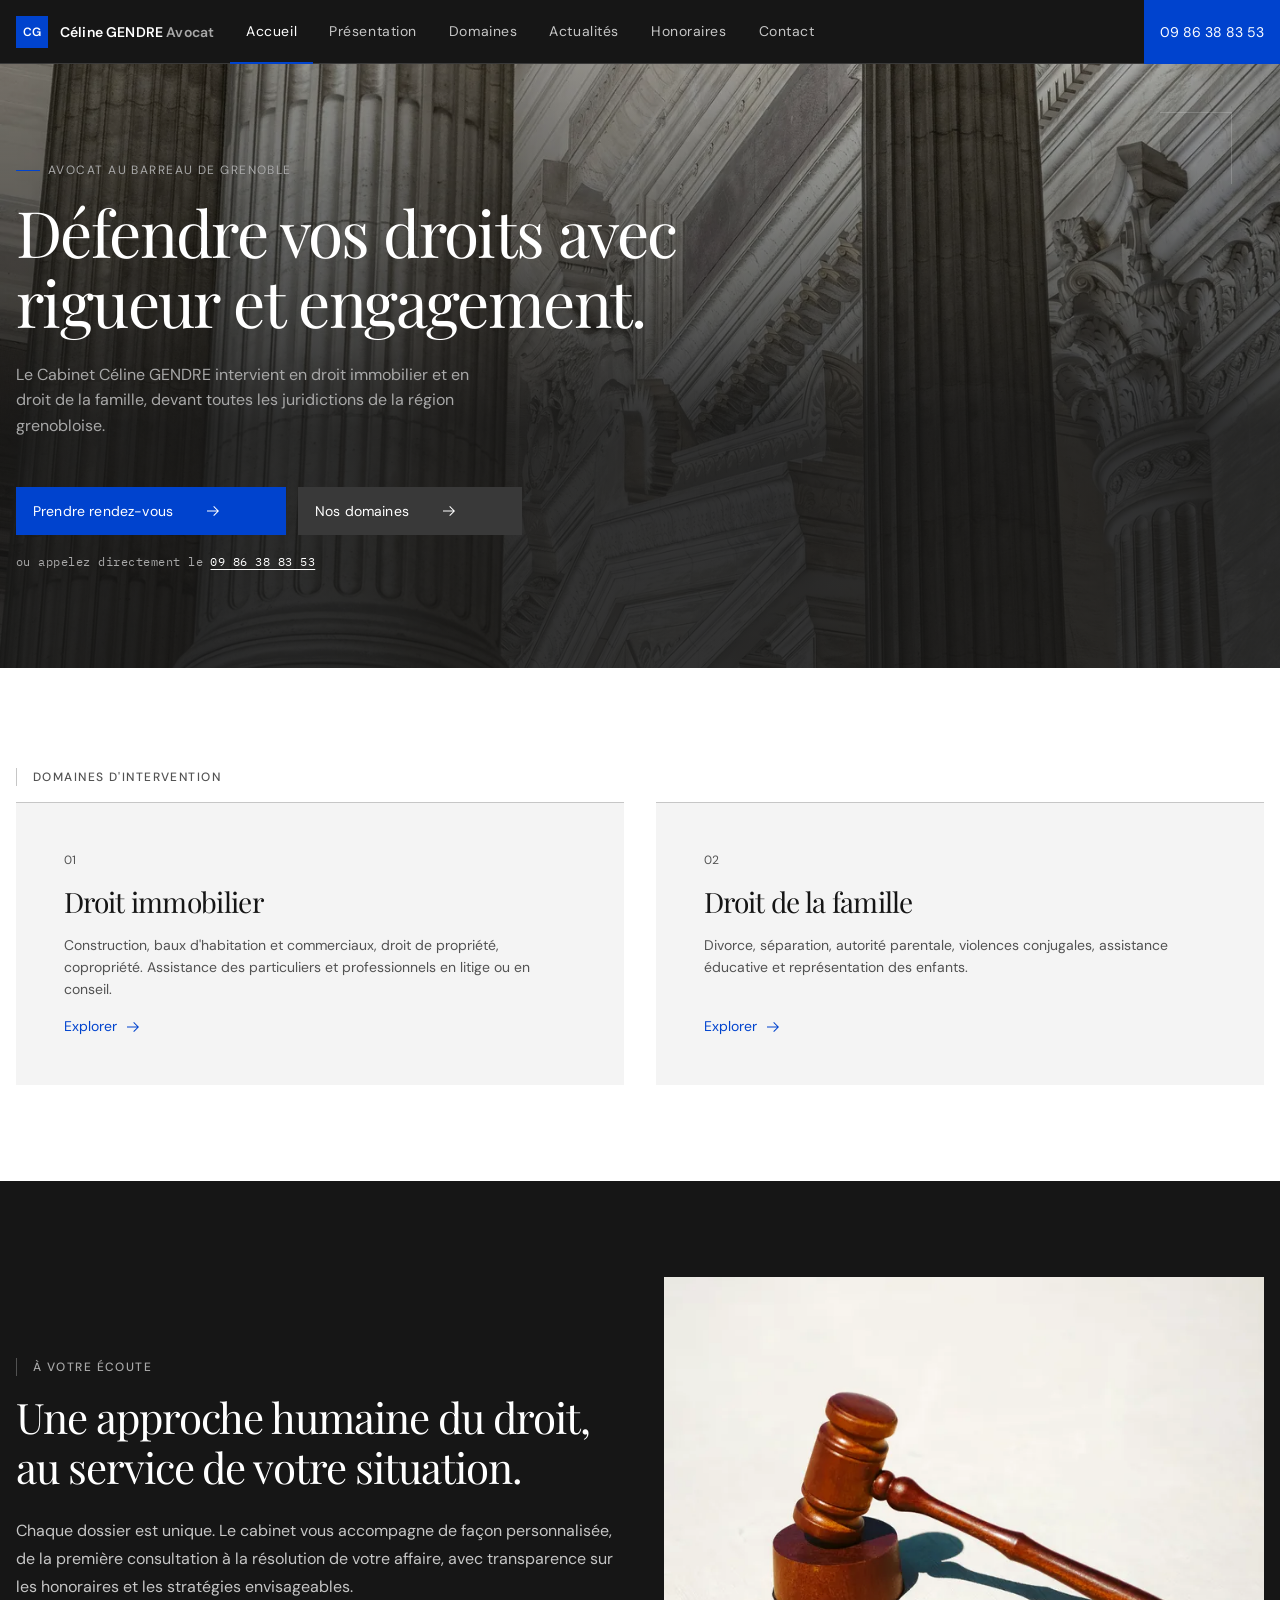
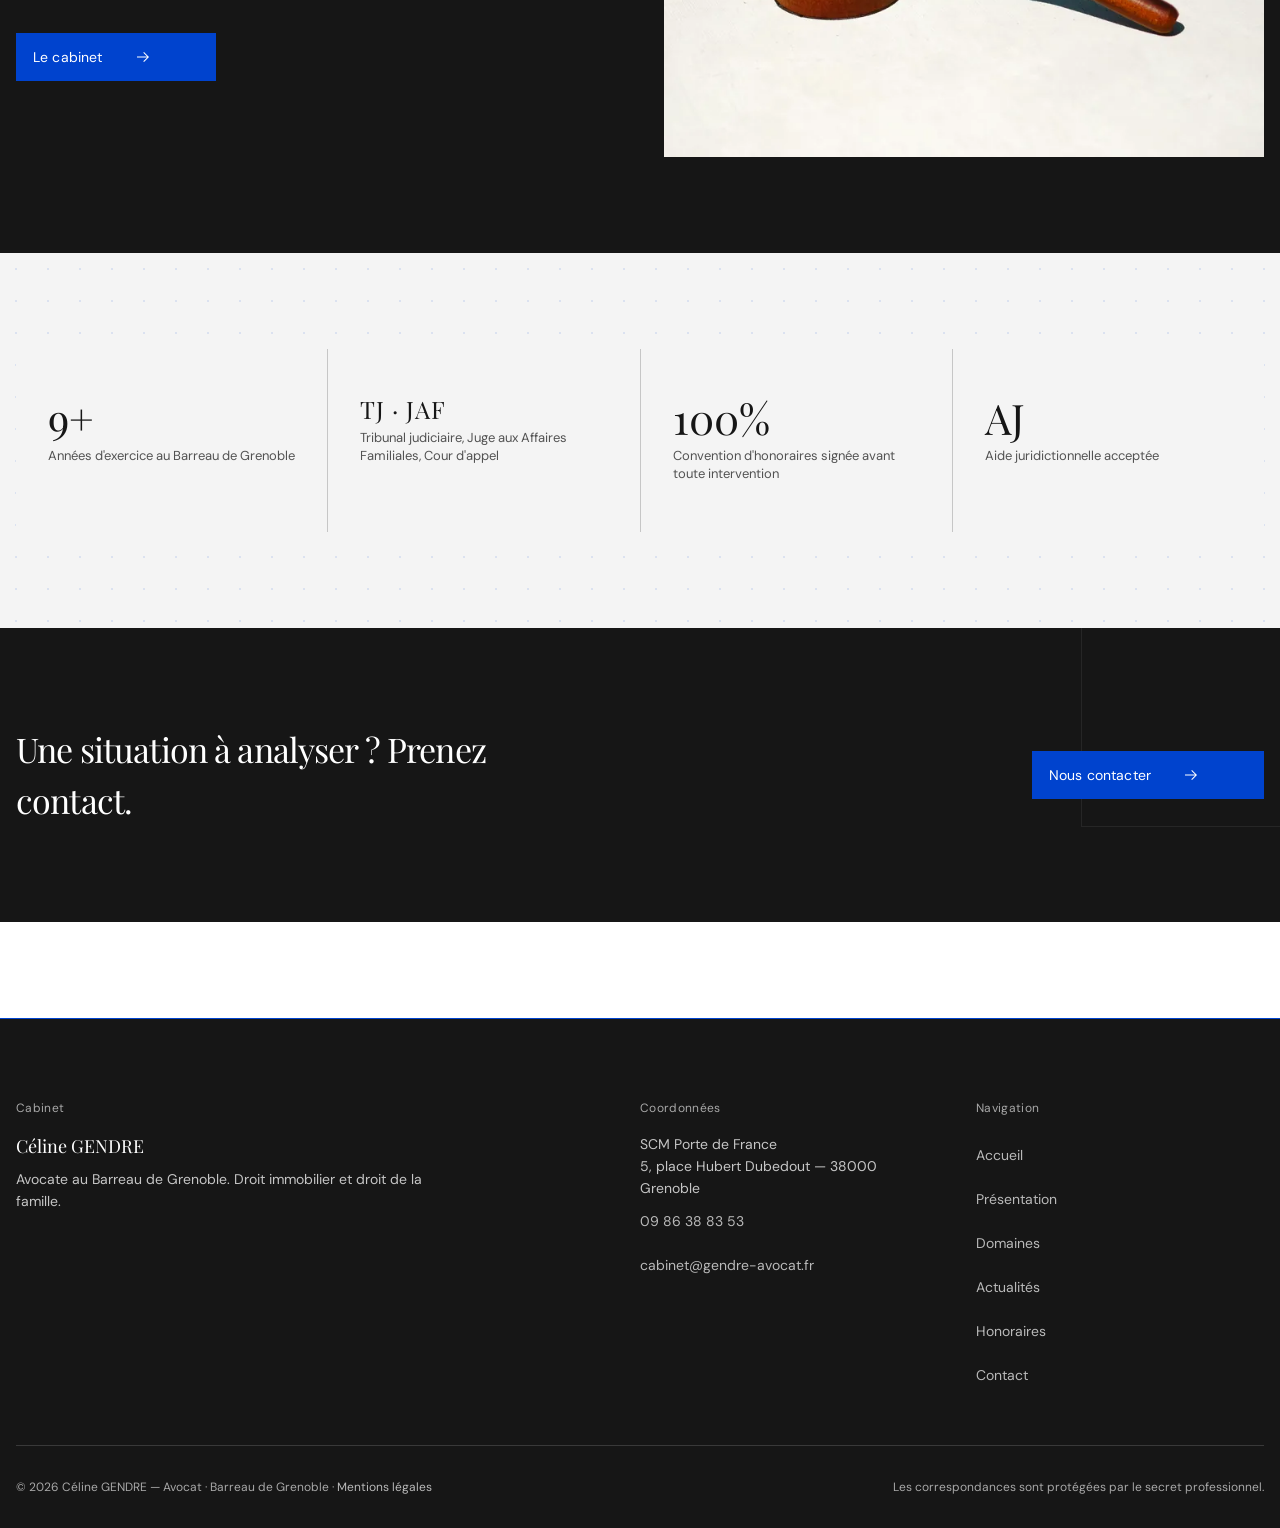
<file: index.html>
<!DOCTYPE html>
<html lang="fr">
<head>
<meta charset="UTF-8" />
<meta name="viewport" content="width=device-width, initial-scale=1" />
<title>Cabinet Céline GENDRE — Avocate à Grenoble</title>
<meta name="description" content="Cabinet d'avocat à Grenoble spécialisé en droit immobilier et droit de la famille. Céline GENDRE, avocate au Barreau de Grenoble." />
<link rel="canonical" href="https://gendre-avocat.fr/" />
<meta property="og:type" content="website" />
<meta property="og:url" content="https://gendre-avocat.fr/" />
<meta property="og:title" content="Cabinet Céline GENDRE — Avocate à Grenoble" />
<meta property="og:description" content="Cabinet d'avocat à Grenoble spécialisé en droit immobilier et droit de la famille. Céline GENDRE, avocate au Barreau de Grenoble." />
<meta property="og:image" content="https://gendre-avocat.fr/assets/images/image-5.webp" />
<meta name="twitter:card" content="summary_large_image" />
<link rel="preload" as="image" href="assets/images/image-5.webp" fetchpriority="high" />
<link rel="stylesheet" href="assets/carbon.css" />
<style>
  /* ---- Hero pleine page ---- */
  .hero {
    position: relative;
    min-height: 560px;
    display: flex;
    align-items: flex-end;
    background-image: url('assets/images/image-5.webp');
    background-size: cover;
    background-position: center;
    padding: var(--sp-12) 0;
  }
  .hero::before {
    content: '';
    position: absolute;
    inset: 0;
    background: linear-gradient(to top, rgba(22,22,22,0.88) 40%, rgba(22,22,22,0.30) 100%);
  }
  .hero > .cds-container { position: relative; z-index: 1; }
  @media (max-width: 671px) { .hero { min-height: 360px; } }

  .hero__eyebrow {
    font-size: 12px;
    letter-spacing: 0.12em;
    text-transform: uppercase;
    color: var(--text-placeholder);
    margin-bottom: var(--sp-05);
    display: flex;
    align-items: center;
    gap: var(--sp-03);
  }
  .hero__eyebrow::before { content: ''; display: block; width: 24px; height: 1px; background: var(--interactive); }
  .hero__title {
    font-family: 'Playfair Display', Georgia, serif;
    font-size: clamp(36px, 6vw, 64px);
    font-weight: 300;
    line-height: 1.1;
    color: var(--text-on-color);
    max-width: 720px;
    margin-bottom: var(--sp-06);
  }
  .hero__subtitle {
    font-size: 16px;
    color: var(--text-placeholder);
    max-width: 480px;
    margin-bottom: var(--sp-09);
    line-height: 1.6;
  }
  .hero__actions { display: flex; flex-wrap: wrap; gap: var(--sp-04); }
  .hero__call {
    font-family: 'IBM Plex Mono', monospace;
    font-size: 12px;
    letter-spacing: 0.04em;
    color: var(--text-placeholder);
    margin-top: var(--sp-05);
  }
  .hero__call a { color: var(--text-on-color); text-decoration: underline; text-underline-offset: 3px; }
  .hero__call a:hover { color: var(--text-on-color); }

  /* ---- Section Domaines ---- */
  .home-domains { padding: var(--sp-12) 0; }
  .home-domains__grid {
    display: grid;
    grid-template-columns: 1fr;
    gap: var(--sp-05);
  }
  @media (min-width: 672px) {
    .home-domains__grid { grid-template-columns: 1fr 1fr; gap: var(--sp-07); }
  }

  .domain-card {
    background: var(--layer-01);
    border: none;
    border-top: 1px solid var(--border-subtle);
    padding: var(--sp-09);
    display: flex;
    flex-direction: column;
    gap: var(--sp-05);
    text-decoration: none;
    color: var(--text-primary);
    position: relative;
    transition: background-color 220ms cubic-bezier(0.16, 1, 0.3, 1),
                transform 280ms cubic-bezier(0.16, 1, 0.3, 1),
                box-shadow 280ms cubic-bezier(0.16, 1, 0.3, 1);
  }
  .domain-card::after {
    content: '';
    position: absolute;
    left: 0; top: 0; bottom: 0;
    width: 2px;
    background: var(--interactive);
    transform: scaleX(0);
    transform-origin: left center;
    transition: transform 220ms cubic-bezier(0.16, 1, 0.3, 1);
    pointer-events: none;
  }
  .domain-card:hover {
    background: var(--layer-hover-01);
    color: var(--text-primary);
    text-decoration: none;
    transform: translateY(-4px);
    box-shadow: 0 12px 36px rgba(0, 0, 0, 0.08);
  }
  .domain-card:hover::after { transform: scaleX(1); }
  .domain-card__num { font-size: 12px; letter-spacing: 0.32px; color: var(--text-secondary); }
  .domain-card__title {
    font-family: 'Playfair Display', Georgia, serif;
    font-size: 28px;
    font-weight: 300;
    line-height: 1.2;
  }
  .domain-card__body { font-size: 14px; line-height: 22px; color: var(--text-secondary); flex: 1; }
  .domain-card__link {
    display: inline-flex;
    align-items: center;
    gap: var(--sp-03);
    font-size: 14px;
    color: var(--interactive);
    margin-top: auto;
  }
  .domain-card__link svg { transition: transform 200ms cubic-bezier(0.16, 1, 0.3, 1); }
  .domain-card:hover .domain-card__link svg { transform: translateX(4px); }

  /* ---- Section Approche ---- */
  .home-approche {
    background: var(--header-bg);
    color: var(--text-on-color);
    padding: var(--sp-12) 0;
  }
  .home-approche__grid {
    display: grid;
    grid-template-columns: 1fr;
    gap: var(--sp-09);
    align-items: center;
  }
  @media (min-width: 1056px) {
    .home-approche__grid { grid-template-columns: 1fr 1fr; }
  }
  .home-approche__title {
    font-family: 'Playfair Display', Georgia, serif;
    font-size: clamp(28px, 4vw, 42px);
    font-weight: 300;
    line-height: 1.2;
    color: var(--text-on-color);
    margin-bottom: var(--sp-06);
  }
  .home-approche__body { font-size: 16px; line-height: 1.75; color: var(--on-dark-mute); margin-bottom: var(--sp-07); }
  .home-approche__img {
    width: 100%;
    aspect-ratio: 4/3;
    object-fit: cover;
    display: block;
  }

  /* ---- Chiffres ---- */
  .home-stats {
    padding: var(--sp-12) 0;
    background: var(--layer-01);
    position: relative;
  }
  .home-stats::before {
    content: '';
    position: absolute;
    inset: 0;
    background-image: radial-gradient(circle, rgba(0, 67, 206, 0.10) 1.5px, transparent 1.5px);
    background-size: 32px 32px;
    pointer-events: none;
    z-index: 0;
  }
  .home-stats .cds-grid { position: relative; z-index: 1; }
  .home-stats__grid {
    display: grid;
    grid-template-columns: repeat(2, 1fr);
    gap: 1px;
    background: var(--border-subtle);
  }
  @media (min-width: 672px) {
    .home-stats__grid { grid-template-columns: repeat(4, 1fr); }
  }
  .stat-cell {
    background: var(--layer-01);
    padding: var(--sp-09) var(--sp-07);
    display: flex;
    flex-direction: column;
    gap: var(--sp-03);
  }
  .stat-cell__num {
    font-family: 'Playfair Display', Georgia, serif;
    font-size: 42px;
    font-weight: 300;
    color: var(--text-primary);
    line-height: 1;
  }
  .stat-cell__label { font-size: 13px; color: var(--text-secondary); line-height: 1.4; }
  .stat-cell__num--text { font-size: 24px; letter-spacing: 0.04em; }

  /* ---- Mobile overrides ---- */
  @media (max-width: 671px) {
    .hero__call { display: none; } /* sticky bar covers mobile phone */
    .home-domains { padding: var(--sp-09) 0; }
    .domain-card { padding: var(--sp-07); }
    .home-approche { padding: var(--sp-09) 0; }
    .home-approche__img { aspect-ratio: 16/9; }
    .home-stats { padding: var(--sp-09) 0; }
    .stat-cell { padding: var(--sp-07) var(--sp-05); }
    .home-cta { padding: var(--sp-09) 0; }
  }

  /* ---- CTA ---- */
  .home-cta {
    padding: var(--sp-12) 0;
    background: var(--header-bg);
    color: var(--text-on-color);
    position: relative;
    overflow: hidden;
  }
  .home-cta::before {
    content: '';
    position: absolute;
    top: -1px;
    right: -1px;
    width: 200px;
    height: 200px;
    border-left: 1px solid rgba(255, 255, 255, 0.07);
    border-bottom: 1px solid rgba(255, 255, 255, 0.07);
    pointer-events: none;
  }
  .home-cta__inner {
    display: grid;
    grid-template-columns: 1fr;
    gap: var(--sp-07);
    align-items: center;
  }
  @media (min-width: 1056px) {
    .home-cta__inner { grid-template-columns: 1fr auto; }
  }
  .home-cta__title {
    font-family: 'Playfair Display', Georgia, serif;
    font-size: clamp(22px, 3vw, 34px);
    font-weight: 300;
    color: var(--text-on-color);
    max-width: 520px;
  }
</style>
</head>
<body>

<a href="#main-content" class="sr-only focusable">Aller au contenu principal</a>

<header class="cds-header">
  <div class="cds-header__inner">
    <a class="cds-header__brand" href="index.html">
      <span class="cds-header__brand-mark" aria-hidden="true"></span>
      <span>Céline GENDRE&nbsp;<span style="color:var(--on-dark-subtle);">Avocat</span></span>
    </a>
    <button class="cds-header__menu-toggle" data-menu-toggle aria-label="Menu" aria-expanded="false">
      <svg aria-hidden="true" width="20" height="20" viewBox="0 0 32 32" fill="currentColor"><rect x="4" y="8" width="24" height="2"/><rect x="4" y="15" width="24" height="2"/><rect x="4" y="22" width="24" height="2"/></svg>
    </button>
    <nav class="cds-header__nav" aria-label="Navigation principale">
      <a href="index.html" aria-current="page">Accueil</a>
      <a href="presentation.html">Présentation</a>
      <a href="domaines.html">Domaines</a>
      <a href="actualites.html">Actualités</a>
      <a href="honoraires.html">Honoraires</a>
      <a href="contact.html">Contact</a>
    </nav>
    <div class="cds-header__spacer"></div>
    <a class="cds-header__action" href="tel:+33986388353"><span style="font-variant-numeric:tabular-nums;">09 86 38 83 53</span></a>
  </div>
</header>

<main id="main-content">

  <section class="hero">
    <div class="cds-container">
      <p class="hero__eyebrow">Avocat au Barreau de Grenoble</p>
      <h1 class="hero__title">Défendre vos droits avec rigueur et engagement.</h1>
      <p class="hero__subtitle">Le Cabinet Céline GENDRE intervient en droit immobilier et en droit de la famille, devant toutes les juridictions de la région grenobloise.</p>
      <div class="hero__actions">
        <a class="cds-btn cds-btn--primary" href="contact.html">
          Prendre rendez-vous
          <svg aria-hidden="true" class="cds-btn__icon" viewBox="0 0 32 32" fill="currentColor"><path d="M18 6l-1.43 1.39L24.15 15H4v2h20.15l-7.58 7.61L18 26l10-10z"/></svg>
        </a>
        <a class="cds-btn cds-btn--secondary" href="domaines.html">
          Nos domaines
          <svg aria-hidden="true" class="cds-btn__icon" viewBox="0 0 32 32" fill="currentColor"><path d="M18 6l-1.43 1.39L24.15 15H4v2h20.15l-7.58 7.61L18 26l10-10z"/></svg>
        </a>
      </div>
      <p class="hero__call">ou appelez directement le <a href="tel:+33986388353">09 86 38 83 53</a></p>
    </div>
  </section>

  <section class="home-domains" aria-label="Domaines d'intervention">
    <div class="cds-container">
      <span class="cds-eyebrow">Domaines d'intervention</span>
      <div class="home-domains__grid">
        <a class="domain-card" href="domaines.html#immobilier">
          <span class="domain-card__num">01</span>
          <h2 class="domain-card__title">Droit immobilier</h2>
          <p class="domain-card__body">Construction, baux d'habitation et commerciaux, droit de propriété, copropriété. Assistance des particuliers et professionnels en litige ou en conseil.</p>
          <span class="domain-card__link">
            Explorer
            <svg aria-hidden="true" width="16" height="16" viewBox="0 0 32 32" fill="currentColor"><path d="M18 6l-1.43 1.39L24.15 15H4v2h20.15l-7.58 7.61L18 26l10-10z"/></svg>
          </span>
        </a>
        <a class="domain-card" href="domaines.html#famille">
          <span class="domain-card__num">02</span>
          <h2 class="domain-card__title">Droit de la famille</h2>
          <p class="domain-card__body">Divorce, séparation, autorité parentale, violences conjugales, assistance éducative et représentation des enfants.</p>
          <span class="domain-card__link">
            Explorer
            <svg aria-hidden="true" width="16" height="16" viewBox="0 0 32 32" fill="currentColor"><path d="M18 6l-1.43 1.39L24.15 15H4v2h20.15l-7.58 7.61L18 26l10-10z"/></svg>
          </span>
        </a>
      </div>
    </div>
  </section>

  <section class="home-approche">
    <div class="cds-container">
      <div class="home-approche__grid">
        <div>
          <span class="cds-eyebrow" style="color:var(--text-placeholder); border-color:var(--text-secondary);">À votre écoute</span>
          <h2 class="home-approche__title">Une approche humaine du droit, au service de votre situation.</h2>
          <p class="home-approche__body">Chaque dossier est unique. Le cabinet vous accompagne de façon personnalisée, de la première consultation à la résolution de votre affaire, avec transparence sur les honoraires et les stratégies envisageables.</p>
          <a class="cds-btn cds-btn--primary" href="presentation.html">
            Le cabinet
            <svg aria-hidden="true" class="cds-btn__icon" viewBox="0 0 32 32" fill="currentColor"><path d="M18 6l-1.43 1.39L24.15 15H4v2h20.15l-7.58 7.61L18 26l10-10z"/></svg>
          </a>
        </div>
        <img class="home-approche__img" src="assets/images/image-7.webp" alt="Consultation au cabinet d'avocat" width="640" height="480" loading="lazy" />
      </div>
    </div>
  </section>

  <section class="home-stats" aria-label="Le cabinet en chiffres">
    <div class="cds-container">
      <div class="home-stats__grid">
        <div class="stat-cell">
          <span class="stat-cell__num" aria-live="polite">10+</span>
          <span class="stat-cell__label">Années d'exercice au Barreau de Grenoble</span>
        </div>
        <div class="stat-cell">
          <span class="stat-cell__num stat-cell__num--text" aria-live="polite">TJ · JAF</span>
          <span class="stat-cell__label">Tribunal judiciaire, Juge aux Affaires Familiales, Cour d'appel</span>
        </div>
        <div class="stat-cell">
          <span class="stat-cell__num" data-no-counter>100%</span>
          <span class="stat-cell__label">Convention d'honoraires signée avant toute intervention</span>
        </div>
        <div class="stat-cell">
          <span class="stat-cell__num" aria-live="polite">AJ</span>
          <span class="stat-cell__label">Aide juridictionnelle acceptée</span>
        </div>
      </div>
    </div>
  </section>

  <section class="home-cta">
    <div class="cds-container">
      <div class="home-cta__inner">
        <h2 class="home-cta__title">Une situation à analyser ? Prenez contact.</h2>
        <a class="cds-btn cds-btn--primary" href="contact.html">
          Nous contacter
          <svg aria-hidden="true" class="cds-btn__icon" viewBox="0 0 32 32" fill="currentColor"><path d="M18 6l-1.43 1.39L24.15 15H4v2h20.15l-7.58 7.61L18 26l10-10z"/></svg>
        </a>
      </div>
    </div>
  </section>

</main>

<footer class="cds-footer">
  <div class="cds-container">
    <div class="cds-footer__grid">
      <div class="cds-footer__col">
        <h3>Cabinet</h3>
        <div class="cds-footer__brand-name">Céline GENDRE</div>
        <p class="cds-footer__tagline">Avocate au Barreau de Grenoble. Droit immobilier et droit de la famille.</p>
      </div>
      <div class="cds-footer__col">
        <h3>Coordonnées</h3>
        <ul>
          <li>SCM Porte de France</li>
          <li>5, place Hubert Dubedout — 38000 Grenoble</li>
          <li><a href="tel:+33986388353">09 86 38 83 53</a></li>
          <li><a href="mailto:cabinet@gendre-avocat.fr">cabinet@gendre-avocat.fr</a></li>
        </ul>
      </div>
      <div class="cds-footer__col">
        <h3>Navigation</h3>
        <nav aria-label="Navigation secondaire">
          <ul>
            <li><a href="index.html">Accueil</a></li>
            <li><a href="presentation.html">Présentation</a></li>
            <li><a href="domaines.html">Domaines</a></li>
            <li><a href="actualites.html">Actualités</a></li>
            <li><a href="honoraires.html">Honoraires</a></li>
            <li><a href="contact.html">Contact</a></li>
          </ul>
        </nav>
      </div>
    </div>
    <div class="cds-footer__bottom">
      <span>© 2026 Céline GENDRE — Avocat · Barreau de Grenoble · <a href="mentions-legales.html">Mentions légales</a></span>
      <span>Les correspondances sont protégées par le secret professionnel.</span>
    </div>
  </div>
</footer>

<script src="assets/site.js"></script>
</body>
</html>
</file>
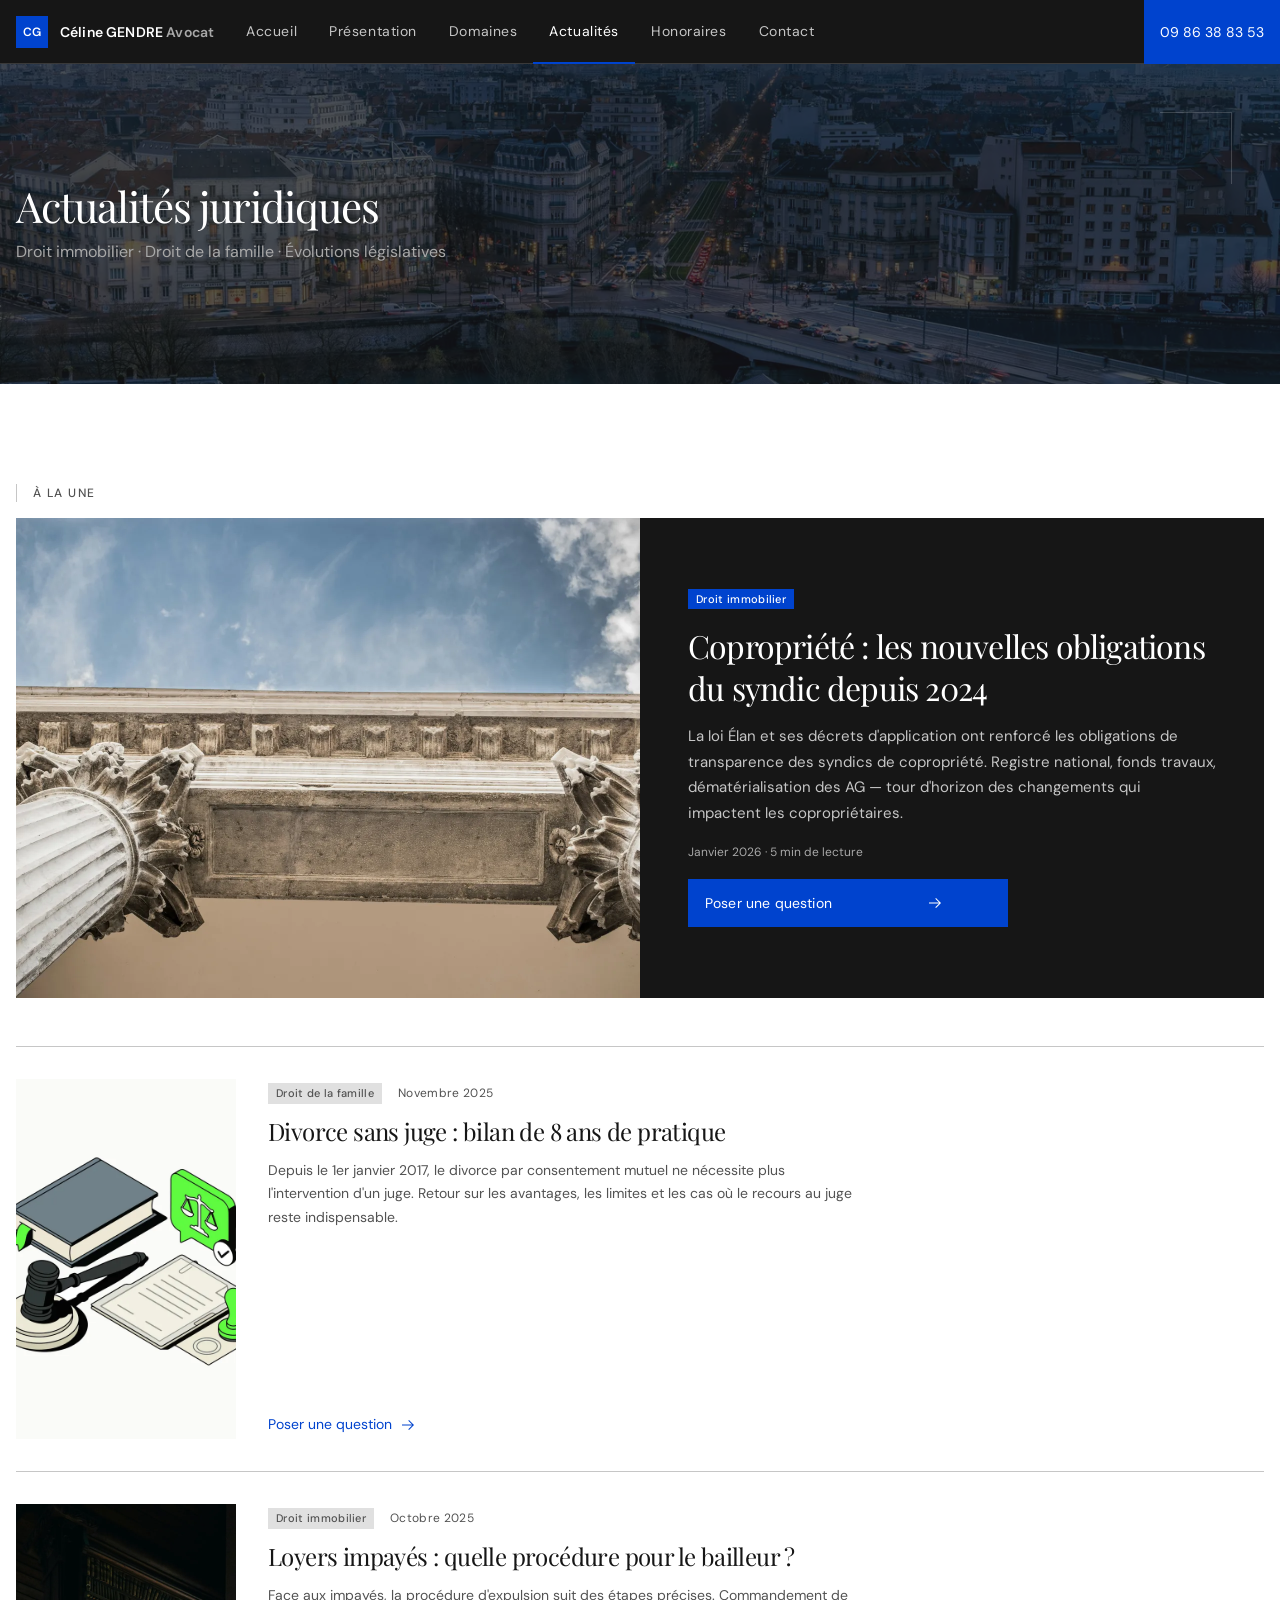
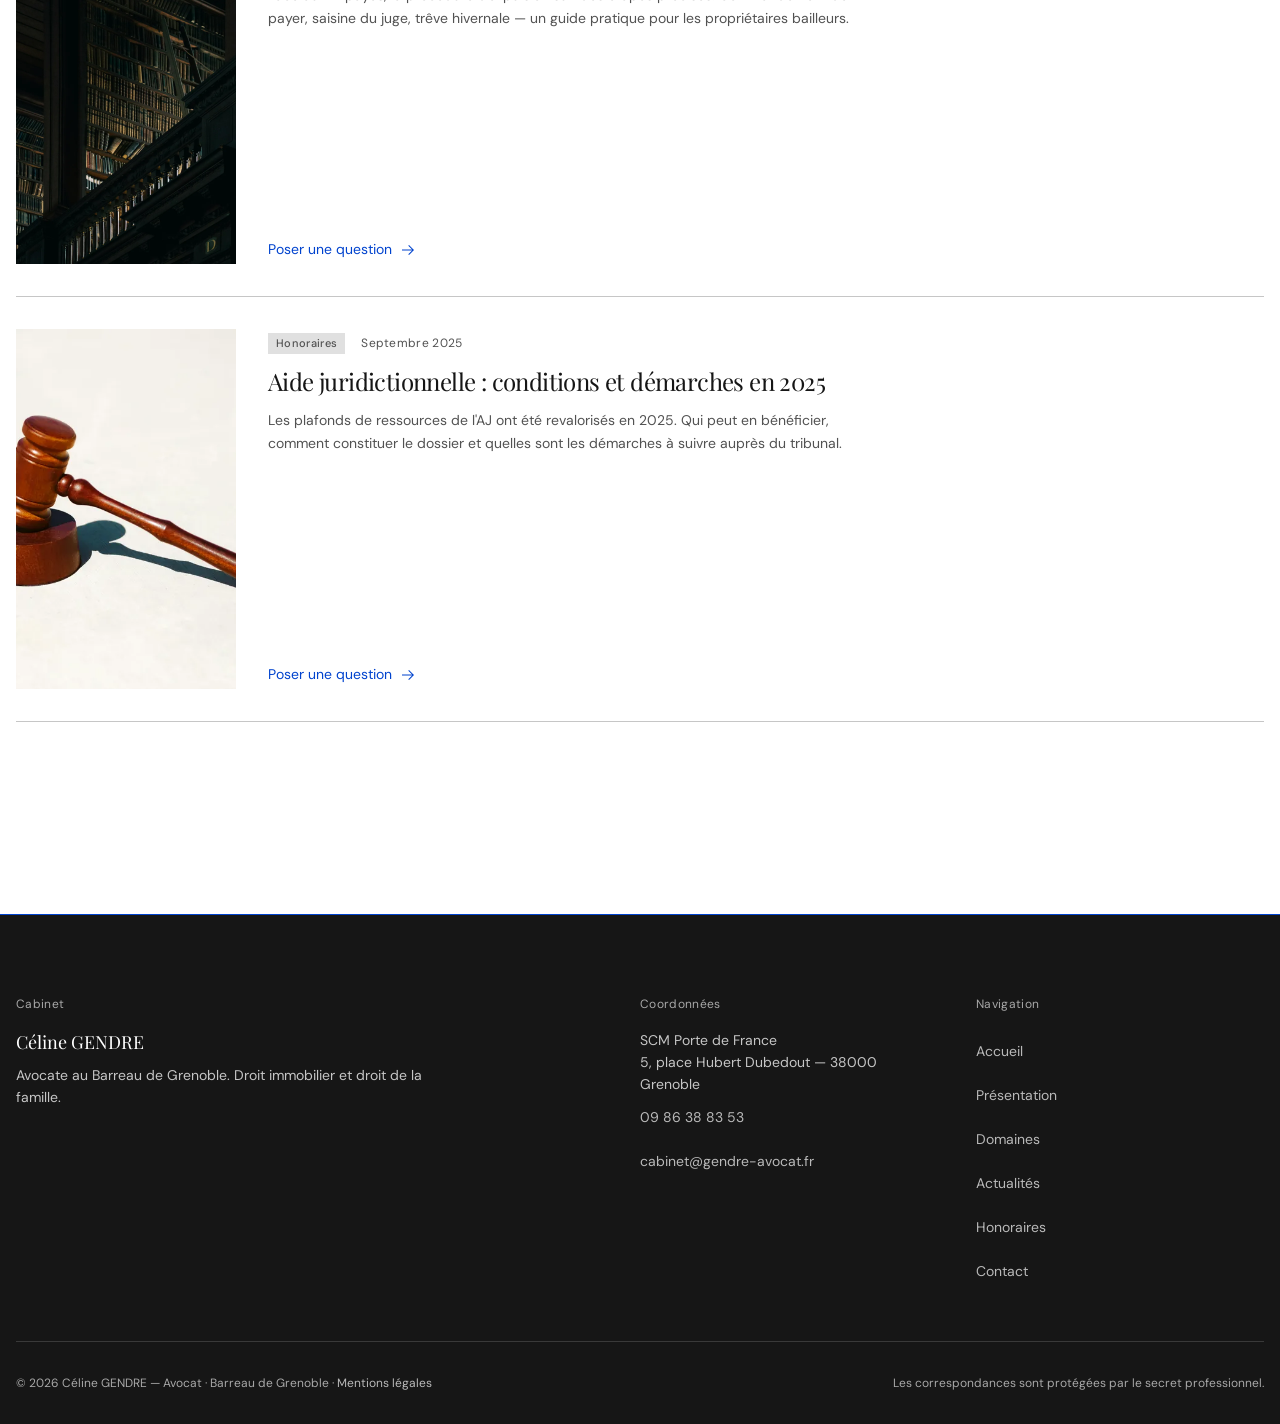
<file: actualites.html>
<!DOCTYPE html>
<html lang="fr">
<head>
<meta charset="UTF-8" />
<meta name="viewport" content="width=device-width, initial-scale=1" />
<title>Actualités — Cabinet Céline GENDRE</title>
<meta name="description" content="Actualités juridiques du Cabinet Céline GENDRE : droit immobilier, droit de la famille, évolutions législatives." />
<link rel="canonical" href="https://gendre-avocat.fr/actualites.html" />
<meta property="og:type" content="website" />
<meta property="og:url" content="https://gendre-avocat.fr/actualites.html" />
<meta property="og:title" content="Actualités — Cabinet Céline GENDRE" />
<meta property="og:description" content="Actualités juridiques du Cabinet Céline GENDRE : droit immobilier, droit de la famille, évolutions législatives." />
<meta property="og:image" content="https://gendre-avocat.fr/assets/images/image-5.webp" />
<meta name="twitter:card" content="summary_large_image" />
<link rel="preload" as="image" href="assets/images/image-4.webp" fetchpriority="high" />
<link rel="stylesheet" href="assets/carbon.css" />
<style>
  .page-hero { position:relative; background-image:url('assets/images/image-4.webp'); background-size:cover; background-position:center; color:var(--text-on-color); min-height:320px; display:flex; align-items:center; padding:var(--sp-09) 0; }
  .page-hero::before { content:''; position:absolute; inset:0; background:var(--overlay-dark); }
  .page-hero > .cds-container { position:relative; z-index:1; }
  @media (max-width:671px){ .page-hero { min-height:200px; } }
  .page-hero__title { font-family:'Playfair Display', Georgia, serif; font-size: clamp(28px, 5vw, 42px); line-height:1.15; font-weight:300; color:var(--text-on-color); margin-bottom:var(--sp-03); }
  .page-hero__subtitle { font-size:16px; color:var(--text-placeholder); }

  /* ---- Liste articles ---- */
  .actu-section { padding: var(--sp-12) 0; }

  /* ---- Liste éditoriale (remplace le 3-col card grid) ---- */
  .actu-grid {
    display: flex;
    flex-direction: column;
  }

  .actu-article {
    display: grid;
    grid-template-columns: 220px 1fr;
    gap: var(--sp-07);
    padding: var(--sp-07) 0;
    border-top: 1px solid var(--border-subtle);
    color: var(--text-primary);
    position: relative;
    overflow: hidden;
    transition: background-color 220ms cubic-bezier(0.16, 1, 0.3, 1);
  }
  .actu-article:last-child { border-bottom: 1px solid var(--border-subtle); }
  .actu-article:hover { background: var(--layer-01); color: var(--text-primary); }
  @media (max-width: 671px) {
    .actu-article { grid-template-columns: 1fr; gap: var(--sp-05); }
  }

  /* accent line gauche */
  .actu-article::before {
    content: '';
    position: absolute;
    left: 0; top: 0; bottom: 0;
    width: 2px;
    background: var(--interactive);
    transform: scaleX(0);
    transform-origin: left center;
    transition: transform 180ms cubic-bezier(0.16, 1, 0.3, 1);
    pointer-events: none;
  }
  .actu-article:hover::before { transform: scaleX(1); }

  .actu-article__thumb {
    width: 100%;
    aspect-ratio: 4/3;
    object-fit: cover;
    display: block;
    transition: transform 400ms cubic-bezier(0.16, 1, 0.3, 1);
  }
  .actu-article:hover .actu-article__thumb { transform: scale(1.05); }
  @media (max-width: 671px) { .actu-article__thumb { aspect-ratio: 16/9; } }

  .actu-article__content {
    display: flex;
    flex-direction: column;
    gap: var(--sp-04);
    padding: var(--sp-02) 0;
  }

  .actu-article__meta {
    display: flex;
    align-items: center;
    gap: var(--sp-05);
    font-size: 12px;
    color: var(--text-secondary);
    letter-spacing: 0.32px;
  }
  .actu-article__tag {
    display: inline-block;
    padding: 2px var(--sp-03);
    background: var(--layer-selected-01);
    font-size: 11px;
    letter-spacing: 0.32px;
    color: var(--text-secondary);
    font-weight: 500;
  }
  .actu-article__title {
    font-family: 'Playfair Display', Georgia, serif;
    font-size: clamp(18px, 2vw, 24px);
    font-weight: 300;
    line-height: 1.3;
    color: var(--text-primary);
  }
  .actu-article__excerpt {
    font-size: 14px;
    line-height: 1.7;
    color: var(--text-secondary);
    flex: 1;
    max-width: 60ch;
  }
  .actu-article__cta {
    display: inline-flex;
    align-items: center;
    gap: var(--sp-03);
    font-size: 14px;
    color: var(--interactive);
    margin-top: auto;
    position: relative;
  }
  /* stretched link — toute la ligne est cliquable */
  .actu-article__cta::after {
    content: '';
    position: absolute;
    inset: 0;
  }
  .actu-article__cta svg { transition: transform 110ms var(--easing-standard); }
  .actu-article:hover .actu-article__cta svg { transform: translateX(4px); }

  /* ---- Article vedette ---- */
  .actu-featured {
    background: var(--header-bg);
    color: var(--text-on-color);
    display: grid;
    grid-template-columns: 1fr;
    margin-bottom: var(--sp-09);
  }
  @media (min-width: 1056px) {
    .actu-featured { grid-template-columns: 1fr 1fr; }
  }
  .actu-featured__img { width: 100%; aspect-ratio: 4/3; object-fit: cover; display: block; }
  .actu-featured__body {
    padding: var(--sp-09);
    display: flex;
    flex-direction: column;
    gap: var(--sp-05);
    justify-content: center;
  }
  .actu-featured__tag {
    display: inline-block;
    padding: 2px var(--sp-03);
    background: var(--interactive);
    font-size: 11px;
    letter-spacing: 0.32px;
    color: var(--text-on-color);
    font-weight: 500;
    width: fit-content;
  }
  .actu-featured__title {
    font-family: 'Playfair Display', Georgia, serif;
    font-size: clamp(22px, 3vw, 32px);
    font-weight: 300;
    line-height: 1.3;
    color: var(--text-on-color);
  }
  .actu-featured__excerpt { font-size: 15px; line-height: 1.7; color: var(--on-dark-mute); }
  .actu-featured__meta { font-size: 12px; color: var(--on-dark-subtle); }

  /* ---- Mobile overrides ---- */
  @media (max-width: 671px) {
    .actu-section { padding: var(--sp-09) 0; }
    .actu-featured { margin-bottom: var(--sp-07); }
    .actu-featured__img { aspect-ratio: 16/9; }
    .actu-featured__body { padding: var(--sp-07); }
    .actu-article { padding: var(--sp-06) 0; }
  }
</style>
</head>
<body>

<a href="#main-content" class="sr-only focusable">Aller au contenu principal</a>

<header class="cds-header">
  <div class="cds-header__inner">
    <a class="cds-header__brand" href="index.html">
      <span class="cds-header__brand-mark" aria-hidden="true"></span>
      <span>Céline GENDRE&nbsp;<span style="color:var(--on-dark-subtle);">Avocat</span></span>
    </a>
    <button class="cds-header__menu-toggle" data-menu-toggle aria-label="Menu" aria-expanded="false">
      <svg aria-hidden="true" width="20" height="20" viewBox="0 0 32 32" fill="currentColor"><rect x="4" y="8" width="24" height="2"/><rect x="4" y="15" width="24" height="2"/><rect x="4" y="22" width="24" height="2"/></svg>
    </button>
    <nav class="cds-header__nav" aria-label="Navigation principale">
      <a href="index.html">Accueil</a>
      <a href="presentation.html">Présentation</a>
      <a href="domaines.html">Domaines</a>
      <a href="actualites.html" aria-current="page">Actualités</a>
      <a href="honoraires.html">Honoraires</a>
      <a href="contact.html">Contact</a>
    </nav>
    <div class="cds-header__spacer"></div>
    <a class="cds-header__action" href="tel:+33986388353"><span style="font-variant-numeric:tabular-nums;">09 86 38 83 53</span></a>
  </div>
</header>

<main id="main-content">

  <section class="page-hero">
    <div class="cds-container">
      <h1 class="page-hero__title">Actualités juridiques</h1>
      <p class="page-hero__subtitle">Droit immobilier · Droit de la famille · Évolutions législatives</p>
    </div>
  </section>

  <section class="actu-section">
    <div class="cds-container">
      <span class="cds-eyebrow">À la une</span>

      <!-- Article vedette -->
      <article class="actu-featured">
        <img class="actu-featured__img" src="assets/images/image-6.webp" alt="Réforme du droit de la copropriété" width="640" height="480" loading="lazy" />
        <div class="actu-featured__body">
          <span class="actu-featured__tag">Droit immobilier</span>
          <h2 class="actu-featured__title">Copropriété : les nouvelles obligations du syndic depuis 2024</h2>
          <p class="actu-featured__excerpt">La loi Élan et ses décrets d'application ont renforcé les obligations de transparence des syndics de copropriété. Registre national, fonds travaux, dématérialisation des AG — tour d'horizon des changements qui impactent les copropriétaires.</p>
          <p class="actu-featured__meta">Janvier 2026 · 5 min de lecture</p>
          <a class="cds-btn cds-btn--primary" href="contact.html">
            Poser une question
            <svg aria-hidden="true" class="cds-btn__icon" viewBox="0 0 32 32" fill="currentColor"><path d="M18 6l-1.43 1.39L24.15 15H4v2h20.15l-7.58 7.61L18 26l10-10z"/></svg>
          </a>
        </div>
      </article>

      <!-- Liste éditoriale -->
      <div class="actu-grid">
        <article class="actu-article">
          <img class="actu-article__thumb" src="assets/images/image-1.webp" alt="Divorce par consentement mutuel" width="480" height="360" loading="lazy" />
          <div class="actu-article__content">
            <div class="actu-article__meta">
              <span class="actu-article__tag">Droit de la famille</span>
              <span>Novembre 2025</span>
            </div>
            <h3 class="actu-article__title">Divorce sans juge : bilan de 8 ans de pratique</h3>
            <p class="actu-article__excerpt">Depuis le 1er janvier 2017, le divorce par consentement mutuel ne nécessite plus l'intervention d'un juge. Retour sur les avantages, les limites et les cas où le recours au juge reste indispensable.</p>
            <a class="actu-article__cta" href="contact.html">
              Poser une question
              <svg width="16" height="16" viewBox="0 0 32 32" fill="currentColor"><path d="M18 6l-1.43 1.39L24.15 15H4v2h20.15l-7.58 7.61L18 26l10-10z"/></svg>
            </a>
          </div>
        </article>

        <article class="actu-article">
          <img class="actu-article__thumb" src="assets/images/image-2.webp" alt="Loyers impayés et expulsion" width="480" height="360" loading="lazy" />
          <div class="actu-article__content">
            <div class="actu-article__meta">
              <span class="actu-article__tag">Droit immobilier</span>
              <span>Octobre 2025</span>
            </div>
            <h3 class="actu-article__title">Loyers impayés : quelle procédure pour le bailleur ?</h3>
            <p class="actu-article__excerpt">Face aux impayés, la procédure d'expulsion suit des étapes précises. Commandement de payer, saisine du juge, trêve hivernale — un guide pratique pour les propriétaires bailleurs.</p>
            <a class="actu-article__cta" href="contact.html">
              Poser une question
              <svg width="16" height="16" viewBox="0 0 32 32" fill="currentColor"><path d="M18 6l-1.43 1.39L24.15 15H4v2h20.15l-7.58 7.61L18 26l10-10z"/></svg>
            </a>
          </div>
        </article>

        <article class="actu-article">
          <img class="actu-article__thumb" src="assets/images/image-7.webp" alt="Aide juridictionnelle" width="480" height="360" loading="lazy" />
          <div class="actu-article__content">
            <div class="actu-article__meta">
              <span class="actu-article__tag">Honoraires</span>
              <span>Septembre 2025</span>
            </div>
            <h3 class="actu-article__title">Aide juridictionnelle : conditions et démarches en 2025</h3>
            <p class="actu-article__excerpt">Les plafonds de ressources de l'AJ ont été revalorisés en 2025. Qui peut en bénéficier, comment constituer le dossier et quelles sont les démarches à suivre auprès du tribunal.</p>
            <a class="actu-article__cta" href="contact.html">
              Poser une question
              <svg width="16" height="16" viewBox="0 0 32 32" fill="currentColor"><path d="M18 6l-1.43 1.39L24.15 15H4v2h20.15l-7.58 7.61L18 26l10-10z"/></svg>
            </a>
          </div>
        </article>
      </div>
    </div>
  </section>

</main>

<footer class="cds-footer">
  <div class="cds-container">
    <div class="cds-footer__grid">
      <div class="cds-footer__col">
        <h3>Cabinet</h3>
        <div class="cds-footer__brand-name">Céline GENDRE</div>
        <p class="cds-footer__tagline">Avocate au Barreau de Grenoble. Droit immobilier et droit de la famille.</p>
      </div>
      <div class="cds-footer__col">
        <h3>Coordonnées</h3>
        <ul>
          <li>SCM Porte de France</li>
          <li>5, place Hubert Dubedout — 38000 Grenoble</li>
          <li><a href="tel:+33986388353">09 86 38 83 53</a></li>
          <li><a href="mailto:cabinet@gendre-avocat.fr">cabinet@gendre-avocat.fr</a></li>
        </ul>
      </div>
      <div class="cds-footer__col">
        <h3>Navigation</h3>
        <nav aria-label="Navigation secondaire">
          <ul>
            <li><a href="index.html">Accueil</a></li>
            <li><a href="presentation.html">Présentation</a></li>
            <li><a href="domaines.html">Domaines</a></li>
            <li><a href="actualites.html">Actualités</a></li>
            <li><a href="honoraires.html">Honoraires</a></li>
            <li><a href="contact.html">Contact</a></li>
          </ul>
        </nav>
      </div>
    </div>
    <div class="cds-footer__bottom">
      <span>© 2026 Céline GENDRE — Avocat · Barreau de Grenoble · <a href="mentions-legales.html">Mentions légales</a></span>
      <span>Les correspondances sont protégées par le secret professionnel.</span>
    </div>
  </div>
</footer>

<script src="assets/site.js"></script>
</body>
</html>
</file>
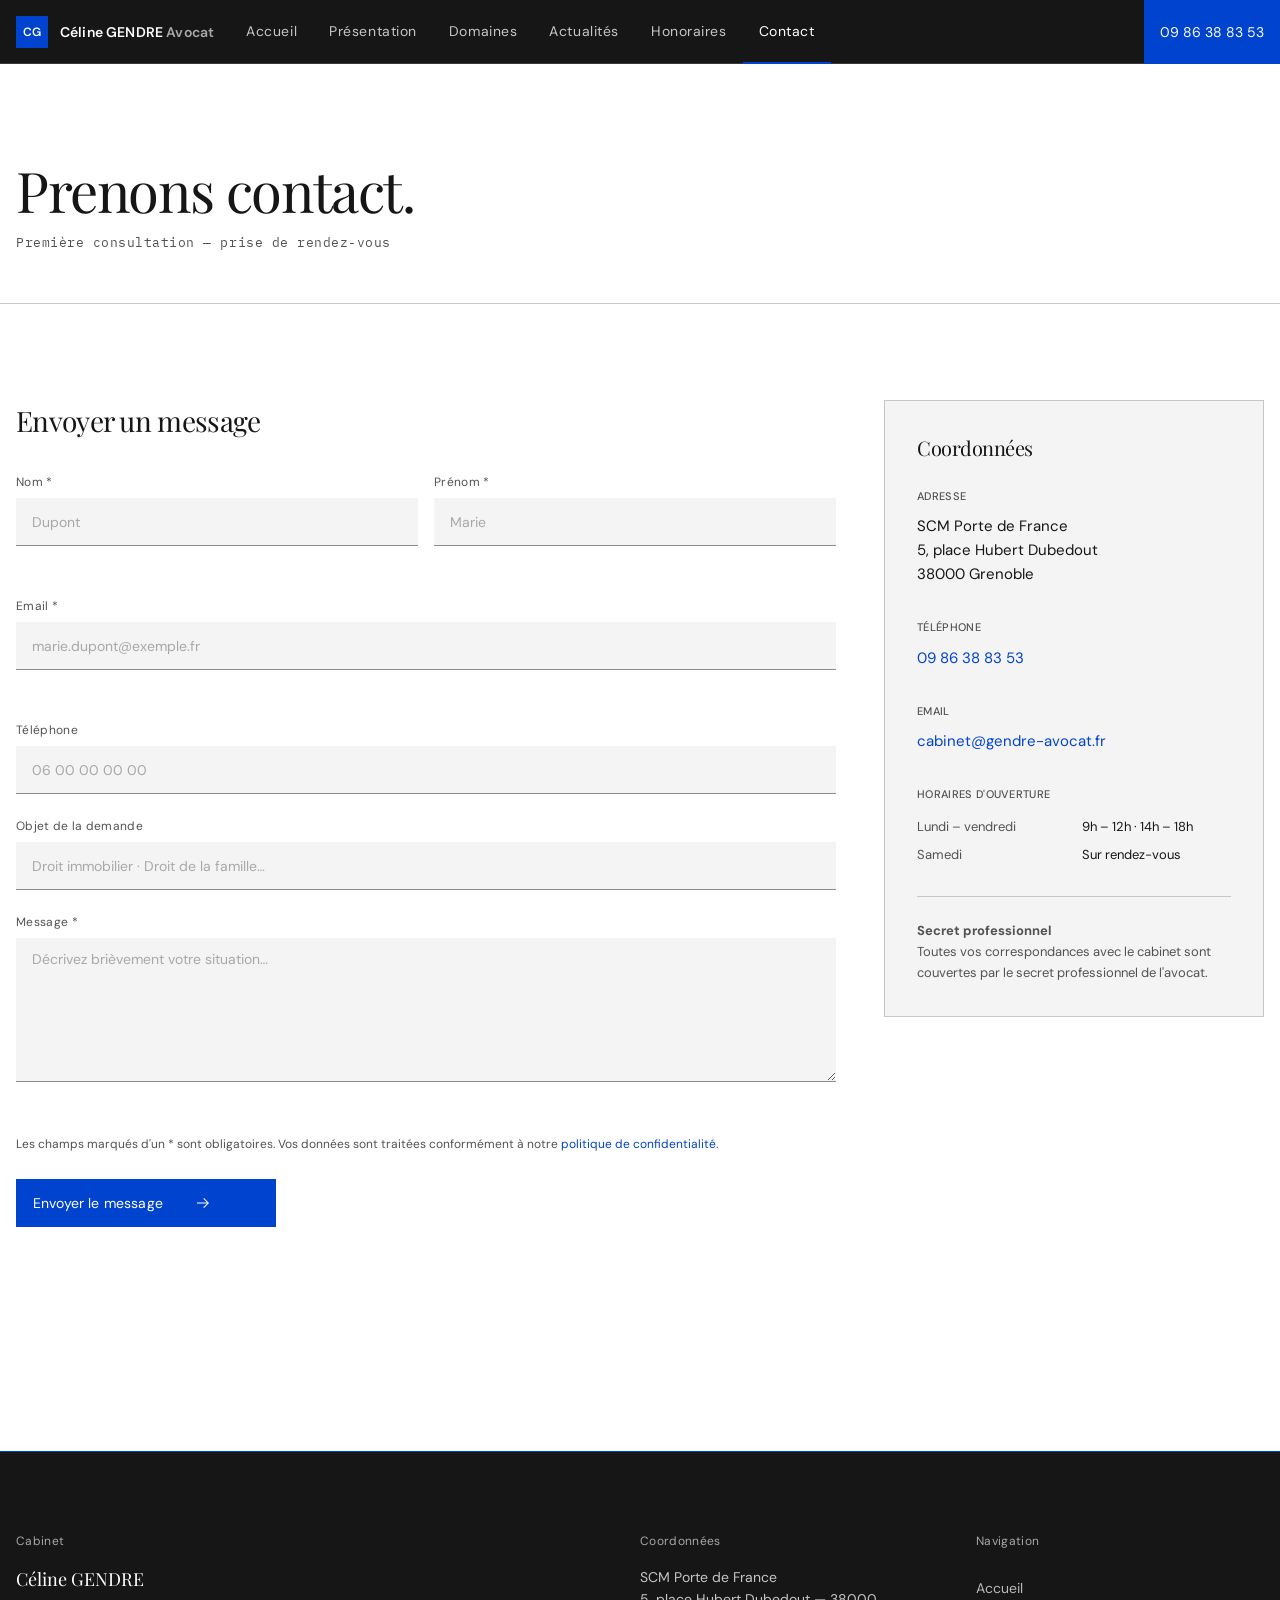
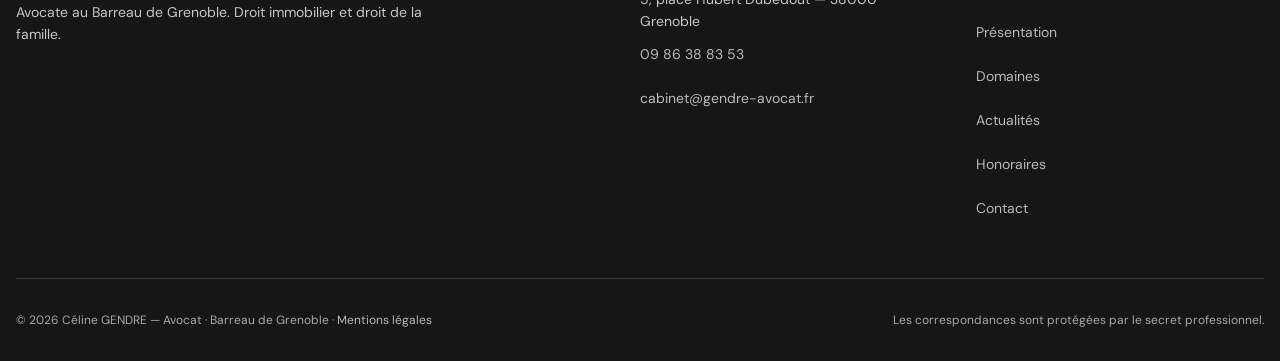
<file: contact.html>
<!DOCTYPE html>
<html lang="fr">
<head>
<meta charset="UTF-8" />
<meta name="viewport" content="width=device-width, initial-scale=1" />
<title>Contact — Cabinet Céline GENDRE</title>
<meta name="description" content="Contactez le Cabinet Céline GENDRE à Grenoble. Formulaire en ligne, téléphone, adresse." />
<link rel="canonical" href="https://gendre-avocat.fr/contact.html" />
<meta property="og:type" content="website" />
<meta property="og:url" content="https://gendre-avocat.fr/contact.html" />
<meta property="og:title" content="Contact — Cabinet Céline GENDRE" />
<meta property="og:description" content="Contactez le Cabinet Céline GENDRE à Grenoble. Formulaire en ligne, téléphone, adresse." />
<meta property="og:image" content="https://gendre-avocat.fr/assets/images/image-5.webp" />
<meta name="twitter:card" content="summary_large_image" />
<link rel="stylesheet" href="assets/carbon.css" />
<style>
  /* ---- Typographic header contact ---- */
  .contact-hero {
    padding: var(--sp-12) 0 var(--sp-09);
    border-bottom: 1px solid var(--border-subtle);
  }
  @media (max-width: 671px) { .contact-hero { padding: var(--sp-09) 0 var(--sp-07); } }
  .contact-hero__title {
    font-family: 'Playfair Display', Georgia, serif;
    font-size: clamp(32px, 5.5vw, 56px);
    font-weight: 300;
    line-height: 1.08;
    letter-spacing: -0.025em;
    color: var(--text-primary);
    max-width: 600px;
    margin-bottom: var(--sp-04);
  }
  .contact-hero__sub {
    font-family: 'IBM Plex Mono', monospace;
    font-size: 13px;
    color: var(--text-secondary);
    letter-spacing: 0.04em;
  }

  /* ---- Layout contact ---- */
  .contact-section { padding: var(--sp-12) 0; }
  .contact-grid {
    display: grid;
    grid-template-columns: 1fr;
    gap: var(--sp-09);
    align-items: start;
  }
  @media (min-width: 1056px) {
    .contact-grid { grid-template-columns: 1fr 380px; }
  }

  /* ---- Formulaire ---- */
  .contact-form__title {
    font-family: 'Playfair Display', Georgia, serif;
    font-size: 28px;
    font-weight: 300;
    margin-bottom: var(--sp-07);
  }

  .form-row {
    display: grid;
    grid-template-columns: 1fr;
    gap: var(--sp-05);
  }
  @media (min-width: 672px) { .form-row { grid-template-columns: 1fr 1fr; } }

  [data-form-status] {
    min-height: 20px;
    font-size: 14px;
    margin-top: var(--sp-04);
  }

  /* ---- Infos cabinet ---- */
  .contact-info {
    background: var(--layer-01);
    padding: var(--sp-07);
    border: 1px solid var(--border-subtle);
  }
  .contact-info__title {
    font-family: 'Playfair Display', Georgia, serif;
    font-size: 20px;
    font-weight: 300;
    margin-bottom: var(--sp-06);
    color: var(--text-primary);
  }
  .contact-info__block { margin-bottom: var(--sp-07); }
  .contact-info__label {
    font-size: 11px;
    letter-spacing: 0.32px;
    text-transform: uppercase;
    color: var(--text-secondary);
    margin-bottom: var(--sp-03);
    font-weight: 500;
  }
  .contact-info__value { font-size: 15px; line-height: 1.6; color: var(--text-primary); }
  .contact-info__value a { color: var(--interactive); }
  .contact-info__value a:hover { color: var(--interactive-hover); }

  .contact-info__notice {
    border-top: 1px solid var(--border-subtle);
    padding-top: var(--sp-06);
    font-size: 13px;
    line-height: 1.6;
    color: var(--text-secondary);
  }

  /* ---- Horaires ---- */
  .horaires-grid {
    display: grid;
    grid-template-columns: 1fr 1fr;
    gap: var(--sp-03) var(--sp-05);
    font-size: 13px;
  }
  .horaires-grid dt { color: var(--text-secondary); }
  .horaires-grid dd { margin: 0; color: var(--text-primary); }

  /* ---- Mobile overrides ---- */
  @media (max-width: 671px) {
    .contact-section { padding: var(--sp-09) 0; }
    .contact-grid { gap: var(--sp-07); }
  }
</style>
</head>
<body>

<a href="#main-content" class="sr-only focusable">Aller au contenu principal</a>

<header class="cds-header">
  <div class="cds-header__inner">
    <a class="cds-header__brand" href="index.html">
      <span class="cds-header__brand-mark" aria-hidden="true"></span>
      <span>Céline GENDRE&nbsp;<span style="color:var(--on-dark-subtle);">Avocat</span></span>
    </a>
    <button class="cds-header__menu-toggle" data-menu-toggle aria-label="Menu" aria-expanded="false">
      <svg aria-hidden="true" width="20" height="20" viewBox="0 0 32 32" fill="currentColor"><rect x="4" y="8" width="24" height="2"/><rect x="4" y="15" width="24" height="2"/><rect x="4" y="22" width="24" height="2"/></svg>
    </button>
    <nav class="cds-header__nav" aria-label="Navigation principale">
      <a href="index.html">Accueil</a>
      <a href="presentation.html">Présentation</a>
      <a href="domaines.html">Domaines</a>
      <a href="actualites.html">Actualités</a>
      <a href="honoraires.html">Honoraires</a>
      <a href="contact.html" aria-current="page">Contact</a>
    </nav>
    <div class="cds-header__spacer"></div>
    <a class="cds-header__action" href="tel:+33986388353"><span style="font-variant-numeric:tabular-nums;">09 86 38 83 53</span></a>
  </div>
</header>

<main id="main-content">

  <section class="contact-hero">
    <div class="cds-container">
      <h1 class="contact-hero__title">Prenons contact.</h1>
      <p class="contact-hero__sub">Première consultation — prise de rendez-vous</p>
    </div>
  </section>

  <section class="contact-section">
    <div class="cds-container">
      <div class="contact-grid">

        <div>
          <h2 class="contact-form__title">Envoyer un message</h2>
          <form data-cds-form novalidate method="POST">
            <input type="hidden" name="access_key" value="VOTRE_CLE_WEB3FORMS" />
            <input type="hidden" name="subject" value="Nouveau message — Cabinet Céline GENDRE" />
            <input type="hidden" name="from_name" value="Site cabinet-gendre" />
            <div class="form-row">
              <div class="cds-field">
                <label class="cds-field__label" for="nom">Nom *</label>
                <input class="cds-input" id="nom" name="nom" type="text" placeholder="Dupont" required aria-required="true" aria-describedby="nom-error" autocomplete="family-name" maxlength="80" />
                <span class="cds-field-error" id="nom-error" role="alert"></span>
              </div>
              <div class="cds-field">
                <label class="cds-field__label" for="prenom">Prénom *</label>
                <input class="cds-input" id="prenom" name="prenom" type="text" placeholder="Marie" required aria-required="true" aria-describedby="prenom-error" autocomplete="given-name" maxlength="80" />
                <span class="cds-field-error" id="prenom-error" role="alert"></span>
              </div>
            </div>
            <div class="cds-field">
              <label class="cds-field__label" for="email">Email *</label>
              <input class="cds-input" id="email" name="email" type="email" placeholder="marie.dupont@exemple.fr" required aria-required="true" aria-describedby="email-error" autocomplete="email" maxlength="254" />
              <span class="cds-field-error" id="email-error" role="alert"></span>
            </div>
            <div class="cds-field">
              <label class="cds-field__label" for="telephone">Téléphone</label>
              <input class="cds-input" id="telephone" name="telephone" type="tel" placeholder="06 00 00 00 00" autocomplete="tel" maxlength="20" />
            </div>
            <div class="cds-field">
              <label class="cds-field__label" for="objet">Objet de la demande</label>
              <input class="cds-input" id="objet" name="objet" type="text" placeholder="Droit immobilier · Droit de la famille…" autocomplete="off" maxlength="200" />
            </div>
            <div class="cds-field">
              <label class="cds-field__label" for="message">Message *</label>
              <textarea class="cds-textarea" id="message" name="message" placeholder="Décrivez brièvement votre situation…" required aria-required="true" aria-describedby="message-error" autocomplete="off" minlength="10" maxlength="5000"></textarea>
              <span class="cds-field-error" id="message-error" role="alert"></span>
            </div>
            <p style="font-size:12px; color:var(--text-secondary); margin-bottom:var(--sp-06);">Les champs marqués d'un * sont obligatoires. Vos données sont traitées conformément à notre <a href="mentions-legales.html">politique de confidentialité</a>.</p>
            <button class="cds-btn cds-btn--primary" type="submit">
              <span class="btn-label">Envoyer le message</span>
              <svg aria-hidden="true" class="cds-btn__icon" viewBox="0 0 32 32" fill="currentColor"><path d="M18 6l-1.43 1.39L24.15 15H4v2h20.15l-7.58 7.61L18 26l10-10z"/></svg>
            </button>
            <p data-form-status role="status" aria-live="polite"></p>
          </form>
        </div>

        <aside class="contact-info" aria-label="Coordonnées du cabinet">
          <h2 class="contact-info__title">Coordonnées</h2>

          <div class="contact-info__block">
            <p class="contact-info__label">Adresse</p>
            <p class="contact-info__value">
              SCM Porte de France<br>
              5, place Hubert Dubedout<br>
              38000 Grenoble
            </p>
          </div>

          <div class="contact-info__block">
            <p class="contact-info__label">Téléphone</p>
            <p class="contact-info__value">
              <a href="tel:+33986388353">09 86 38 83 53</a>
            </p>
          </div>

          <div class="contact-info__block">
            <p class="contact-info__label">Email</p>
            <p class="contact-info__value">
              <a href="mailto:cabinet@gendre-avocat.fr">cabinet@gendre-avocat.fr</a>
            </p>
          </div>

          <div class="contact-info__block">
            <p class="contact-info__label">Horaires d'ouverture</p>
            <dl class="horaires-grid">
              <dt>Lundi – vendredi</dt>
              <dd>9h – 12h · 14h – 18h</dd>
              <dt>Samedi</dt>
              <dd>Sur rendez-vous</dd>
            </dl>
          </div>

          <div class="contact-info__notice">
            <strong>Secret professionnel</strong><br>
            Toutes vos correspondances avec le cabinet sont couvertes par le secret professionnel de l'avocat.
          </div>
        </aside>

      </div>
    </div>
  </section>

</main>

<footer class="cds-footer">
  <div class="cds-container">
    <div class="cds-footer__grid">
      <div class="cds-footer__col">
        <h3>Cabinet</h3>
        <div class="cds-footer__brand-name">Céline GENDRE</div>
        <p class="cds-footer__tagline">Avocate au Barreau de Grenoble. Droit immobilier et droit de la famille.</p>
      </div>
      <div class="cds-footer__col">
        <h3>Coordonnées</h3>
        <ul>
          <li>SCM Porte de France</li>
          <li>5, place Hubert Dubedout — 38000 Grenoble</li>
          <li><a href="tel:+33986388353">09 86 38 83 53</a></li>
          <li><a href="mailto:cabinet@gendre-avocat.fr">cabinet@gendre-avocat.fr</a></li>
        </ul>
      </div>
      <div class="cds-footer__col">
        <h3>Navigation</h3>
        <nav aria-label="Navigation secondaire">
          <ul>
            <li><a href="index.html">Accueil</a></li>
            <li><a href="presentation.html">Présentation</a></li>
            <li><a href="domaines.html">Domaines</a></li>
            <li><a href="actualites.html">Actualités</a></li>
            <li><a href="honoraires.html">Honoraires</a></li>
            <li><a href="contact.html">Contact</a></li>
          </ul>
        </nav>
      </div>
    </div>
    <div class="cds-footer__bottom">
      <span>© 2026 Céline GENDRE — Avocat · Barreau de Grenoble · <a href="mentions-legales.html">Mentions légales</a></span>
      <span>Les correspondances sont protégées par le secret professionnel.</span>
    </div>
  </div>
</footer>

<script src="assets/site.js"></script>
</body>
</html>
</file>
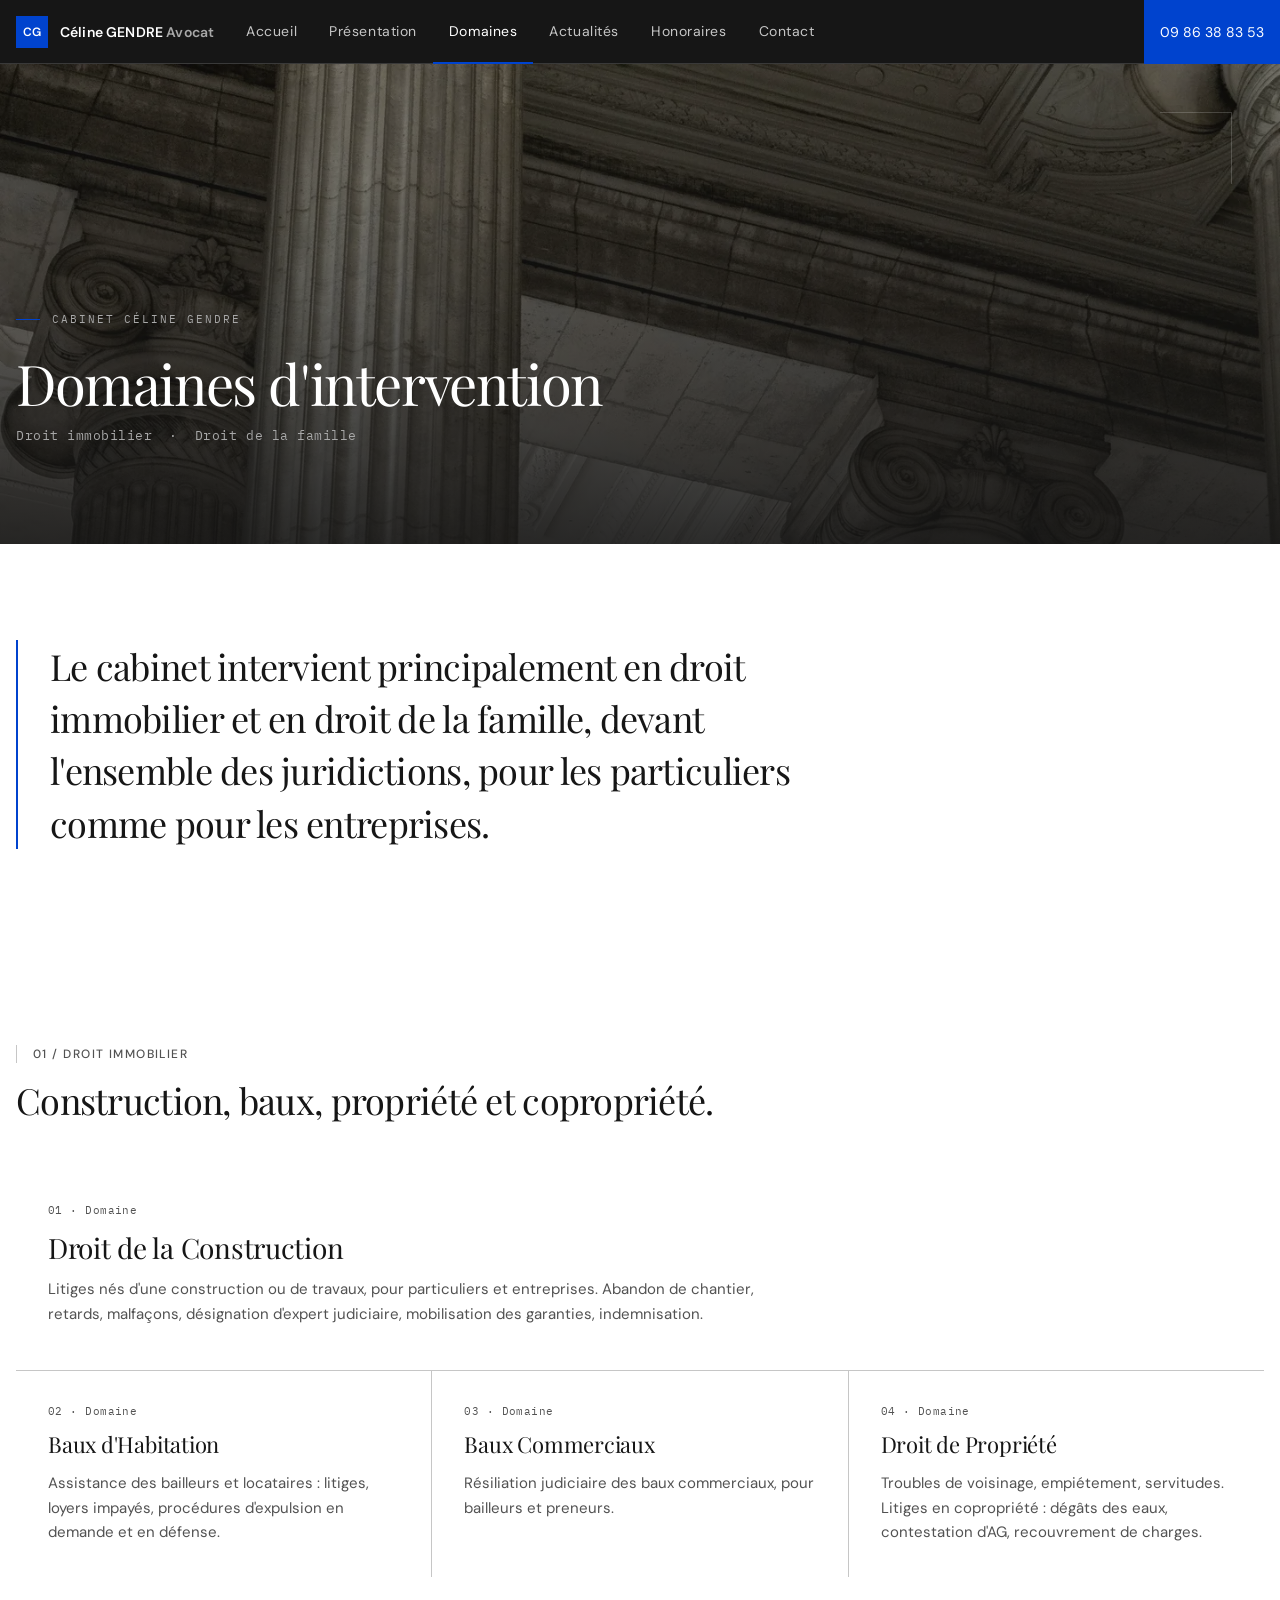
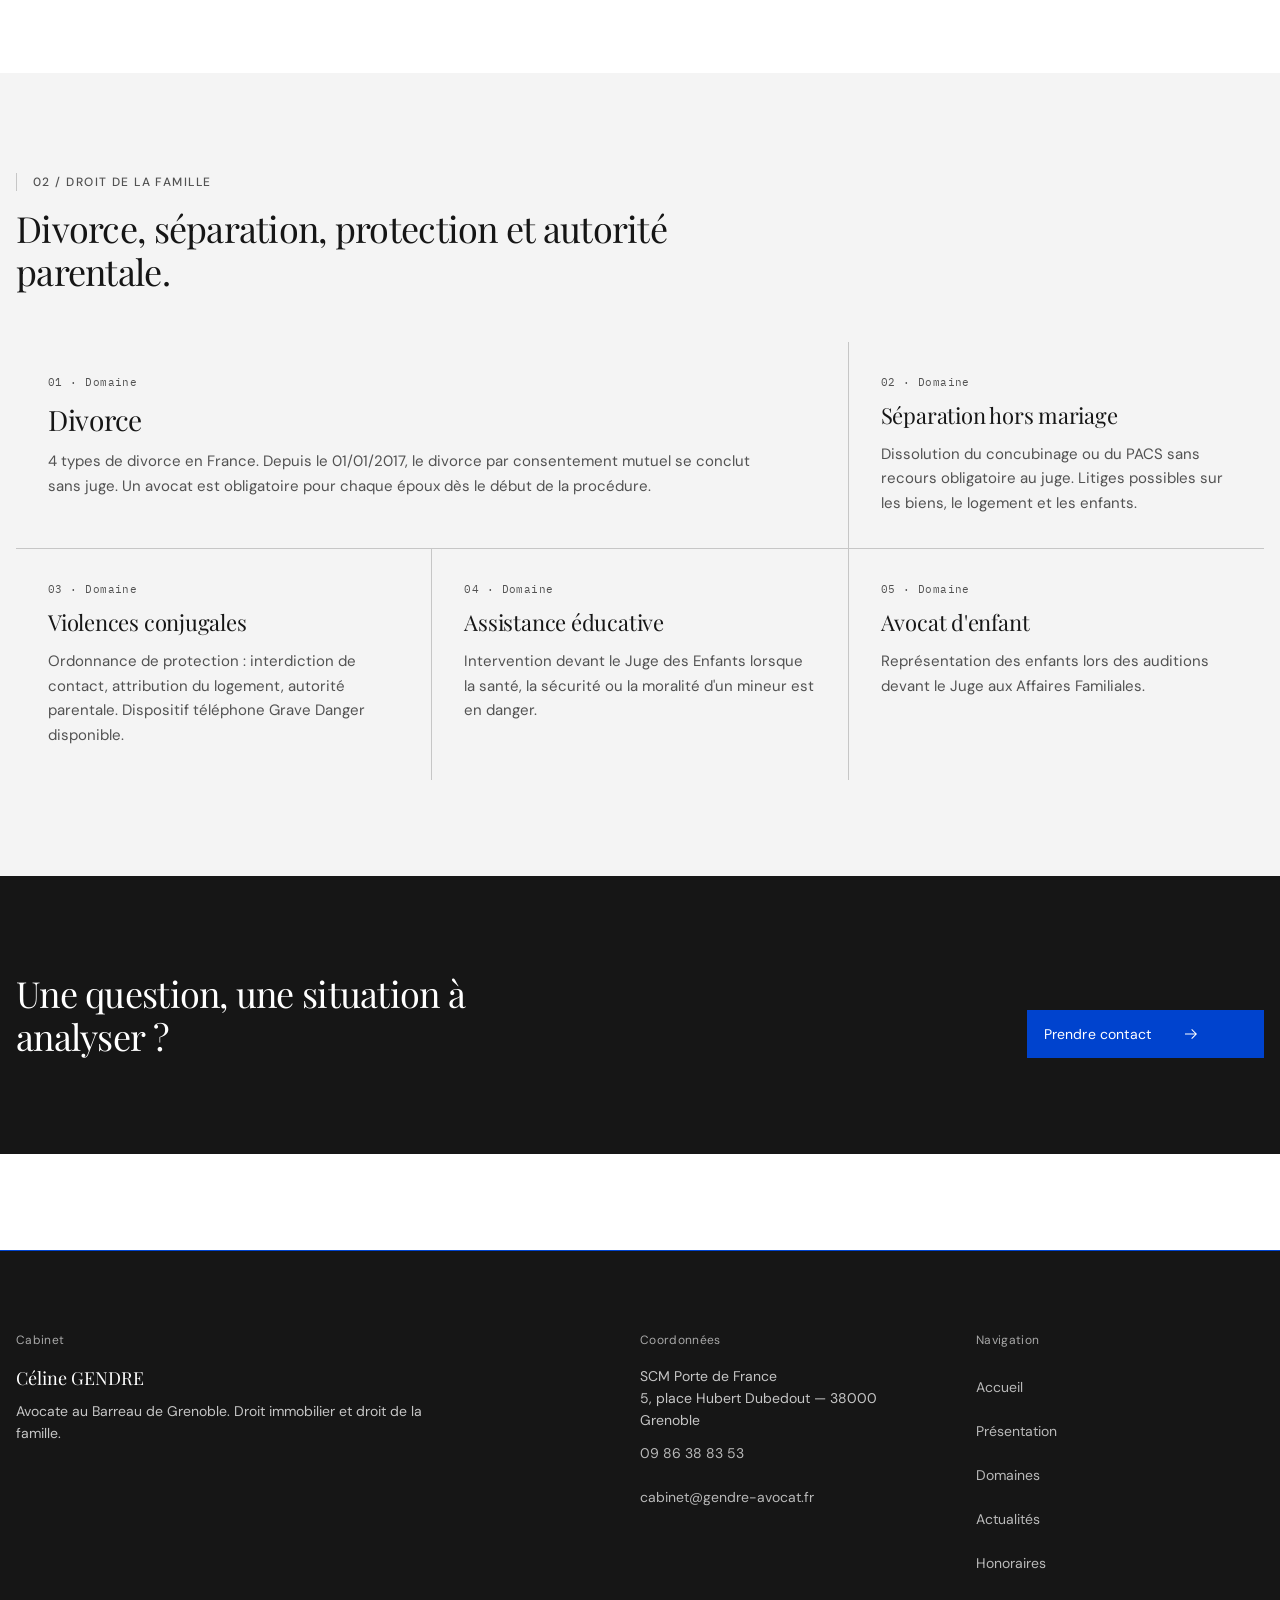
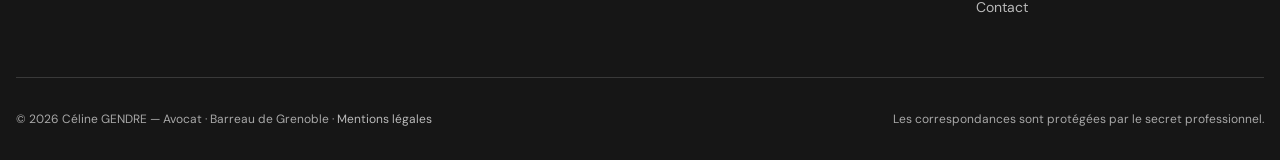
<file: domaines.html>
<!DOCTYPE html>
<html lang="fr">
<head>
<meta charset="UTF-8" />
<meta name="viewport" content="width=device-width, initial-scale=1" />
<title>Domaines d'intervention — Cabinet Céline GENDRE</title>
<meta name="description" content="Droit immobilier et droit de la famille à Grenoble : construction, baux, copropriété, divorce, autorité parentale. Cabinet Céline GENDRE." />
<link rel="canonical" href="https://gendre-avocat.fr/domaines.html" />
<meta property="og:type" content="website" />
<meta property="og:url" content="https://gendre-avocat.fr/domaines.html" />
<meta property="og:title" content="Domaines d'intervention — Cabinet Céline GENDRE" />
<meta property="og:description" content="Droit immobilier et droit de la famille à Grenoble : construction, baux, copropriété, divorce, autorité parentale." />
<meta property="og:image" content="https://gendre-avocat.fr/assets/images/image-5.webp" />
<meta name="twitter:card" content="summary_large_image" />
<link rel="preload" as="image" href="assets/images/image-5.webp" fetchpriority="high" />
<link rel="stylesheet" href="assets/carbon.css" />
<style>
  /* ---- Hero ---- */
  .page-hero {
    position: relative;
    background-image: url('assets/images/image-5.webp');
    background-size: cover;
    background-position: center top;
    color: var(--text-on-color);
    min-height: 480px;
    display: flex;
    align-items: flex-end;
    padding: var(--sp-12) 0;
  }
  .page-hero::before {
    content: '';
    position: absolute;
    inset: 0;
    /* gradient directionnel : masse en bas pour faire ressortir le texte */
    background: linear-gradient(
      to top,
      rgba(22,22,22,0.88) 0%,
      rgba(22,22,22,0.55) 50%,
      rgba(22,22,22,0.30) 100%
    );
  }
  .page-hero > .cds-container { position: relative; z-index: 1; }

  @media (max-width: 671px) {
    .page-hero {
      min-height: 300px;
      align-items: center;
      padding: var(--sp-09) 0;
    }
  }

  .page-hero__eyebrow {
    display: flex;
    align-items: center;
    gap: var(--sp-04);
    font-family: 'IBM Plex Mono', monospace;
    font-size: 11px;
    letter-spacing: 0.18em;
    text-transform: uppercase;
    color: var(--on-dark-subtle);
    margin-bottom: var(--sp-06);
    font-weight: 400;
  }
  .page-hero__eyebrow::before {
    content: '';
    display: block;
    width: 24px;
    height: 1px;
    background: var(--interactive);
    flex-shrink: 0;
  }

  .page-hero__title {
    font-family: 'Playfair Display', Georgia, serif;
    font-size: clamp(32px, 5.5vw, 56px);
    line-height: 1.08;
    font-weight: 300;
    color: var(--text-on-color);
    margin-bottom: var(--sp-04);
    letter-spacing: -0.025em;
    max-width: 800px;
  }
  @media (max-width: 671px) {
    .page-hero__title {
      font-size: clamp(26px, 8vw, 36px);
      line-height: 1.12;
    }
  }

  .page-hero__subtitle {
    font-family: 'IBM Plex Mono', monospace;
    font-size: 13px;
    color: var(--text-placeholder);
    letter-spacing: 0.04em;
  }
  .page-hero__eyebrow { animation: hero-in 600ms cubic-bezier(0.16, 1, 0.3, 1) both; }

  /* ---- Intro ---- */
  .dom-intro { padding: var(--sp-12) 0; }
  @media (max-width: 671px) { .dom-intro { padding: var(--sp-09) 0; } }

  .dom-intro__lead {
    font-family: 'Playfair Display', Georgia, serif;
    font-size: clamp(22px, 3vw, 36px);
    line-height: 1.45;
    font-weight: 300;
    color: var(--text-primary);
    max-width: 820px;
    letter-spacing: -0.02em;
    padding-left: var(--sp-07);
    border-left: 2px solid var(--interactive);
  }
  /* ---- Sections domaines ---- */
  .dom-section { padding: var(--sp-12) 0; }
  @media (max-width: 671px) { .dom-section { padding: var(--sp-09) 0; } }

  .dom-section--alt { background: var(--layer-01); }

  .dom-section__head { margin-bottom: var(--sp-09); max-width: 720px; }

  .dom-section__title {
    font-family: 'Playfair Display', Georgia, serif;
    font-size: clamp(24px, 3.5vw, 36px);
    font-weight: 300;
    line-height: 1.2;
    letter-spacing: -0.02em;
    margin-bottom: var(--sp-05);
  }

  /* ---- Grille de tiles ---- */
  .dom-grid {
    display: grid;
    grid-template-columns: 1fr;
    gap: 1px;
    background: var(--border-subtle);
  }
  @media (min-width: 672px) { .dom-grid { grid-template-columns: 1fr 1fr; } }
  @media (min-width: 1056px) { .dom-grid--5 { grid-template-columns: repeat(3, 1fr); } }
  @media (min-width: 672px) {
    .dom-grid--3 { grid-template-columns: repeat(3, 1fr); }
    .dom-grid--3 .dom-tile--featured { grid-column: span 3; }
  }

  /* ---- Tiles ---- */
  .dom-tile {
    background: var(--layer-02);
    padding: var(--sp-07);
    display: flex;
    flex-direction: column;
    gap: var(--sp-04);
    min-height: 200px;
    border: none;
    margin: 0;
    position: relative;
    transition: background-color var(--dur-fast-02) var(--easing-standard);
  }
  .dom-tile::after {
    content: '';
    position: absolute;
    left: 0; top: 0; bottom: 0;
    width: 2px;
    background: var(--interactive);
    transform: scaleX(0);
    transform-origin: left center;
    transition: transform var(--dur-fast-02) var(--easing-standard);
    pointer-events: none;
  }
  .dom-tile:hover::after { transform: scaleX(1); }
  @media (max-width: 671px) {
    .dom-tile { padding: var(--sp-06); min-height: 160px; }
  }
  .dom-tile:hover { background: var(--layer-hover-01); }
  .dom-section--alt .dom-tile { background: var(--layer-01); }
  .dom-section--alt .dom-tile:hover { background: var(--layer-hover-01); }

  .dom-tile__num {
    font-family: 'IBM Plex Mono', monospace;
    font-size: 11px;
    letter-spacing: 0.04em;
    color: var(--text-secondary);
  }

  .dom-tile__title {
    font-family: 'Playfair Display', Georgia, serif;
    font-size: 22px;
    font-weight: 300;
    line-height: 1.25;
    letter-spacing: -0.01em;
    color: var(--text-primary);
  }

  .dom-tile__text {
    font-size: 15px;
    line-height: 1.65;
    color: var(--text-secondary);
  }

  /* ---- Tile vedette ---- */
  @media (min-width: 672px) {
    .dom-tile--featured {
      grid-column: span 2;
    }
    .dom-tile--featured .dom-tile__title {
      font-size: 28px;
    }
    .dom-tile--featured .dom-tile__text {
      max-width: 72ch;
    }
  }

  /* ---- CTA ---- */
  .dom-cta {
    padding: var(--sp-12) 0;
    background: var(--header-bg);
    color: var(--text-on-color);
  }
  @media (max-width: 671px) { .dom-cta { padding: var(--sp-09) 0; } }

  .dom-cta__inner {
    display: grid;
    grid-template-columns: 1fr;
    gap: var(--sp-07);
    align-items: end;
  }
  @media (min-width: 672px) {
    .dom-cta__inner {
      grid-template-columns: 1fr auto;
      gap: var(--sp-09);
    }
  }

  .dom-cta__title {
    font-family: 'Playfair Display', Georgia, serif;
    font-size: clamp(22px, 3.5vw, 36px);
    font-weight: 300;
    color: var(--text-on-color);
    letter-spacing: -0.02em;
    line-height: 1.2;
    max-width: 520px;
  }

  #immobilier,
  #famille {
    scroll-margin-top: 80px;
  }

  /* ---- Reduced motion ---- */
  @media (prefers-reduced-motion: reduce) {
    .dom-tile,
    .dom-tile * { transition: none !important; }
  }
</style>
</head>
<body>

<a href="#main-content" class="sr-only focusable">Aller au contenu principal</a>

<header class="cds-header">
  <div class="cds-header__inner">
    <a class="cds-header__brand" href="index.html">
      <span class="cds-header__brand-mark" aria-hidden="true"></span>
      <span>Céline GENDRE&nbsp;<span style="color:var(--on-dark-subtle);">Avocat</span></span>
    </a>
    <button class="cds-header__menu-toggle" data-menu-toggle aria-label="Menu" aria-expanded="false">
      <svg aria-hidden="true" width="20" height="20" viewBox="0 0 32 32" fill="currentColor"><rect x="4" y="8" width="24" height="2"/><rect x="4" y="15" width="24" height="2"/><rect x="4" y="22" width="24" height="2"/></svg>
    </button>
    <nav class="cds-header__nav" aria-label="Navigation principale">
      <a href="index.html">Accueil</a>
      <a href="presentation.html">Présentation</a>
      <a href="domaines.html" aria-current="page">Domaines</a>
      <a href="actualites.html">Actualités</a>
      <a href="honoraires.html">Honoraires</a>
      <a href="contact.html">Contact</a>
    </nav>
    <div class="cds-header__spacer"></div>
    <a class="cds-header__action" href="tel:+33986388353"><span style="font-variant-numeric:tabular-nums;">09 86 38 83 53</span></a>
  </div>
</header>

<main id="main-content">

  <section class="page-hero">
    <div class="cds-container">
      <p class="page-hero__eyebrow">Cabinet Céline GENDRE</p>
      <h1 class="page-hero__title">Domaines d'intervention</h1>
      <p class="page-hero__subtitle">Droit immobilier &nbsp;·&nbsp; Droit de la famille</p>
    </div>
  </section>

  <section class="dom-intro" aria-label="Introduction">
    <div class="cds-container">
      <p class="dom-intro__lead">Le cabinet intervient principalement en droit immobilier et en droit de la famille, devant l'ensemble des juridictions, pour les particuliers comme pour les entreprises.</p>
    </div>
  </section>

  <section class="dom-section" id="immobilier">
    <div class="cds-container">
      <header class="dom-section__head">
        <span class="cds-eyebrow">01 / Droit immobilier</span>
        <h2 class="dom-section__title">Construction, baux, propriété et copropriété.</h2>
      </header>
      <div class="dom-grid dom-grid--3">
        <article class="dom-tile dom-tile--featured">
          <span class="dom-tile__num">01 · Domaine</span>
          <h3 class="dom-tile__title">Droit de la Construction</h3>
          <p class="dom-tile__text">Litiges nés d'une construction ou de travaux, pour particuliers et entreprises. Abandon de chantier, retards, malfaçons, désignation d'expert judiciaire, mobilisation des garanties, indemnisation.</p>
        </article>
        <article class="dom-tile">
          <span class="dom-tile__num">02 · Domaine</span>
          <h3 class="dom-tile__title">Baux d'Habitation</h3>
          <p class="dom-tile__text">Assistance des bailleurs et locataires : litiges, loyers impayés, procédures d'expulsion en demande et en défense.</p>
        </article>
        <article class="dom-tile">
          <span class="dom-tile__num">03 · Domaine</span>
          <h3 class="dom-tile__title">Baux Commerciaux</h3>
          <p class="dom-tile__text">Résiliation judiciaire des baux commerciaux, pour bailleurs et preneurs.</p>
        </article>
        <article class="dom-tile">
          <span class="dom-tile__num">04 · Domaine</span>
          <h3 class="dom-tile__title">Droit de Propriété</h3>
          <p class="dom-tile__text">Troubles de voisinage, empiétement, servitudes. Litiges en copropriété : dégâts des eaux, contestation d'AG, recouvrement de charges.</p>
        </article>
      </div>
    </div>
  </section>

  <section class="dom-section dom-section--alt" id="famille">
    <div class="cds-container">
      <header class="dom-section__head">
        <span class="cds-eyebrow">02 / Droit de la famille</span>
        <h2 class="dom-section__title">Divorce, séparation, protection et autorité parentale.</h2>
      </header>
      <div class="dom-grid dom-grid--5">
        <article class="dom-tile dom-tile--featured">
          <span class="dom-tile__num">01 · Domaine</span>
          <h3 class="dom-tile__title">Divorce</h3>
          <p class="dom-tile__text">4 types de divorce en France. Depuis le 01/01/2017, le divorce par consentement mutuel se conclut sans juge. Un avocat est obligatoire pour chaque époux dès le début de la procédure.</p>
        </article>
        <article class="dom-tile">
          <span class="dom-tile__num">02 · Domaine</span>
          <h3 class="dom-tile__title">Séparation hors mariage</h3>
          <p class="dom-tile__text">Dissolution du concubinage ou du PACS sans recours obligatoire au juge. Litiges possibles sur les biens, le logement et les enfants.</p>
        </article>
        <article class="dom-tile">
          <span class="dom-tile__num">03 · Domaine</span>
          <h3 class="dom-tile__title">Violences conjugales</h3>
          <p class="dom-tile__text">Ordonnance de protection : interdiction de contact, attribution du logement, autorité parentale. Dispositif téléphone Grave Danger disponible.</p>
        </article>
        <article class="dom-tile">
          <span class="dom-tile__num">04 · Domaine</span>
          <h3 class="dom-tile__title">Assistance éducative</h3>
          <p class="dom-tile__text">Intervention devant le Juge des Enfants lorsque la santé, la sécurité ou la moralité d'un mineur est en danger.</p>
        </article>
        <article class="dom-tile">
          <span class="dom-tile__num">05 · Domaine</span>
          <h3 class="dom-tile__title">Avocat d'enfant</h3>
          <p class="dom-tile__text">Représentation des enfants lors des auditions devant le Juge aux Affaires Familiales.</p>
        </article>
      </div>
    </div>
  </section>

  <section class="dom-cta">
    <div class="cds-container">
      <div class="dom-cta__inner">
        <h2 class="dom-cta__title">Une question, une situation à analyser ?</h2>
        <a class="cds-btn cds-btn--primary" href="contact.html">
          Prendre contact
          <svg aria-hidden="true" class="cds-btn__icon" viewBox="0 0 32 32" fill="currentColor"><path d="M18 6l-1.43 1.39L24.15 15H4v2h20.15l-7.58 7.61L18 26l10-10z"/></svg>
        </a>
      </div>
    </div>
  </section>

</main>

<footer class="cds-footer">
  <div class="cds-container">
    <div class="cds-footer__grid">
      <div class="cds-footer__col">
        <h3>Cabinet</h3>
        <div class="cds-footer__brand-name">Céline GENDRE</div>
        <p class="cds-footer__tagline">Avocate au Barreau de Grenoble. Droit immobilier et droit de la famille.</p>
      </div>
      <div class="cds-footer__col">
        <h3>Coordonnées</h3>
        <ul>
          <li>SCM Porte de France</li>
          <li>5, place Hubert Dubedout — 38000 Grenoble</li>
          <li><a href="tel:+33986388353">09 86 38 83 53</a></li>
          <li><a href="mailto:cabinet@gendre-avocat.fr">cabinet@gendre-avocat.fr</a></li>
        </ul>
      </div>
      <div class="cds-footer__col">
        <h3>Navigation</h3>
        <nav aria-label="Navigation secondaire">
          <ul>
            <li><a href="index.html">Accueil</a></li>
            <li><a href="presentation.html">Présentation</a></li>
            <li><a href="domaines.html">Domaines</a></li>
            <li><a href="actualites.html">Actualités</a></li>
            <li><a href="honoraires.html">Honoraires</a></li>
            <li><a href="contact.html">Contact</a></li>
          </ul>
        </nav>
      </div>
    </div>
    <div class="cds-footer__bottom">
      <span>© 2026 Céline GENDRE — Avocat · Barreau de Grenoble · <a href="mentions-legales.html">Mentions légales</a></span>
      <span>Les correspondances sont protégées par le secret professionnel.</span>
    </div>
  </div>
</footer>

<script src="assets/site.js"></script>
</body>
</html>
</file>
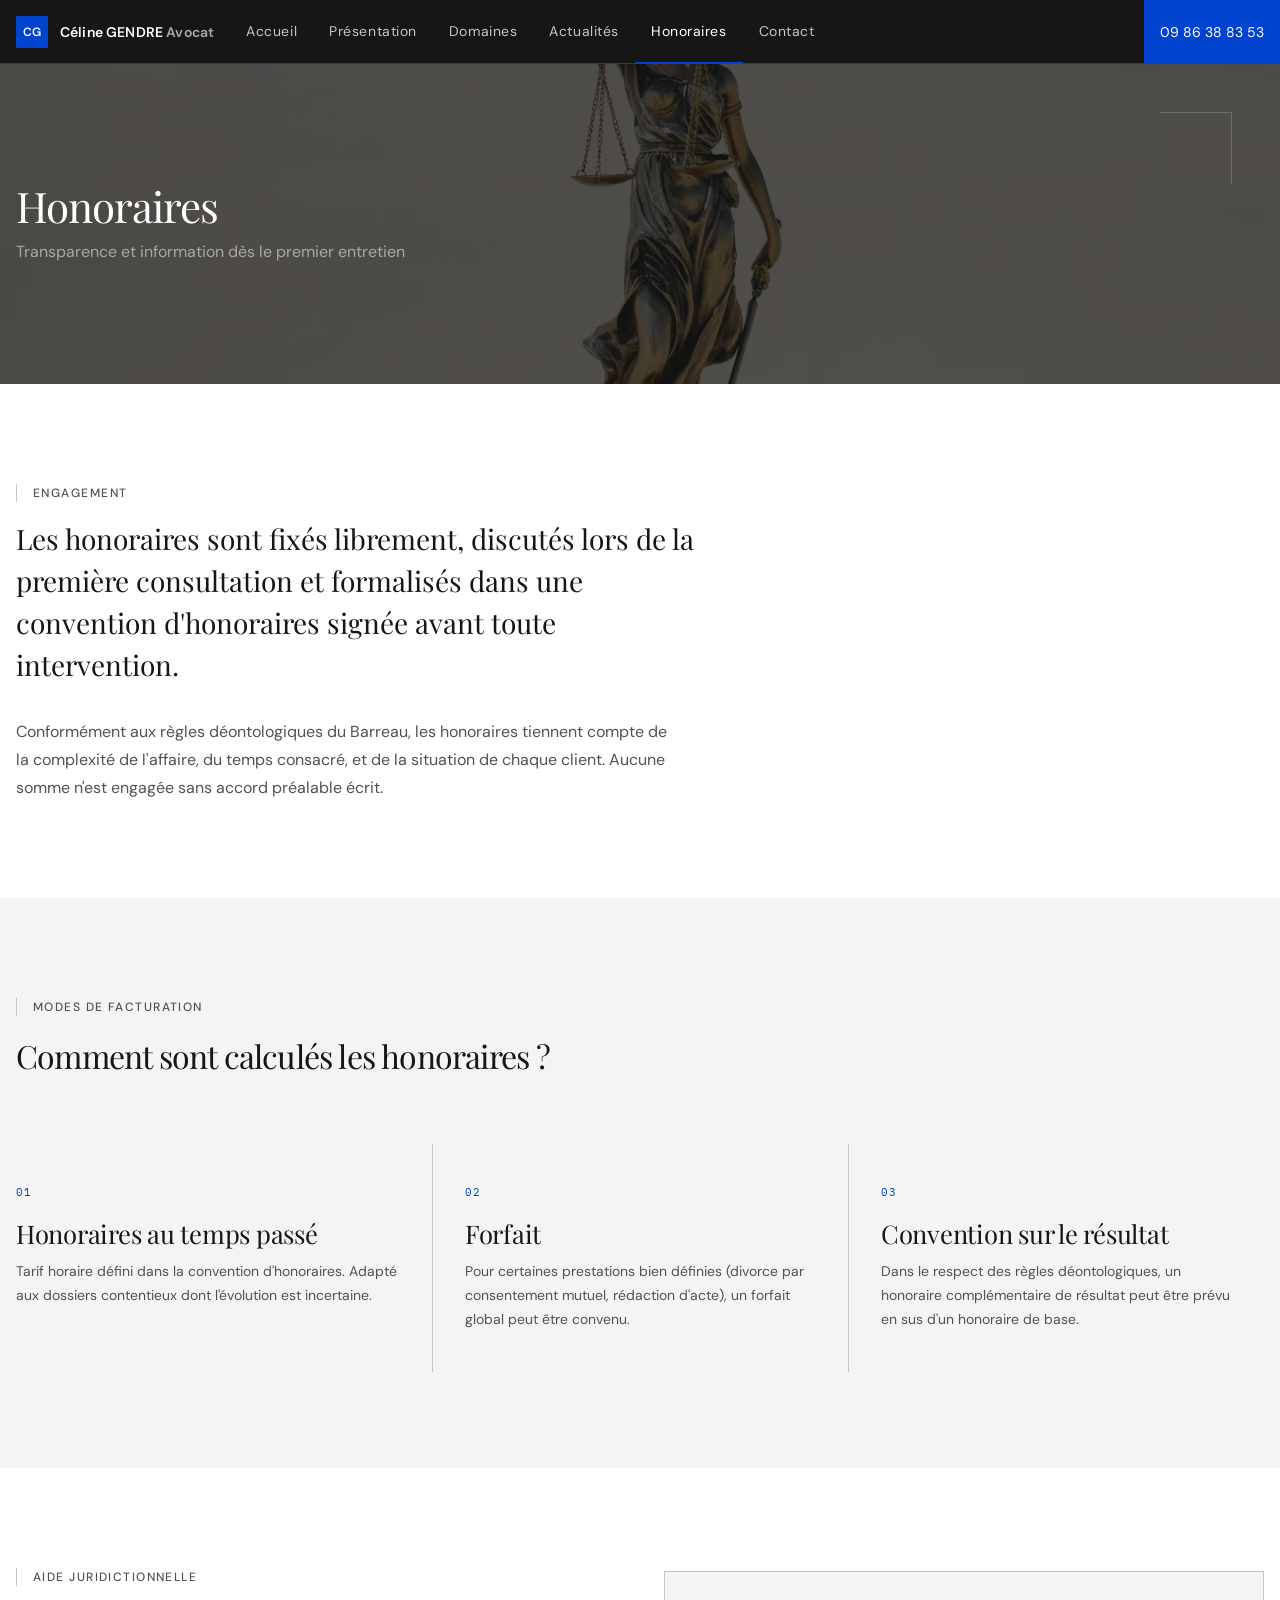
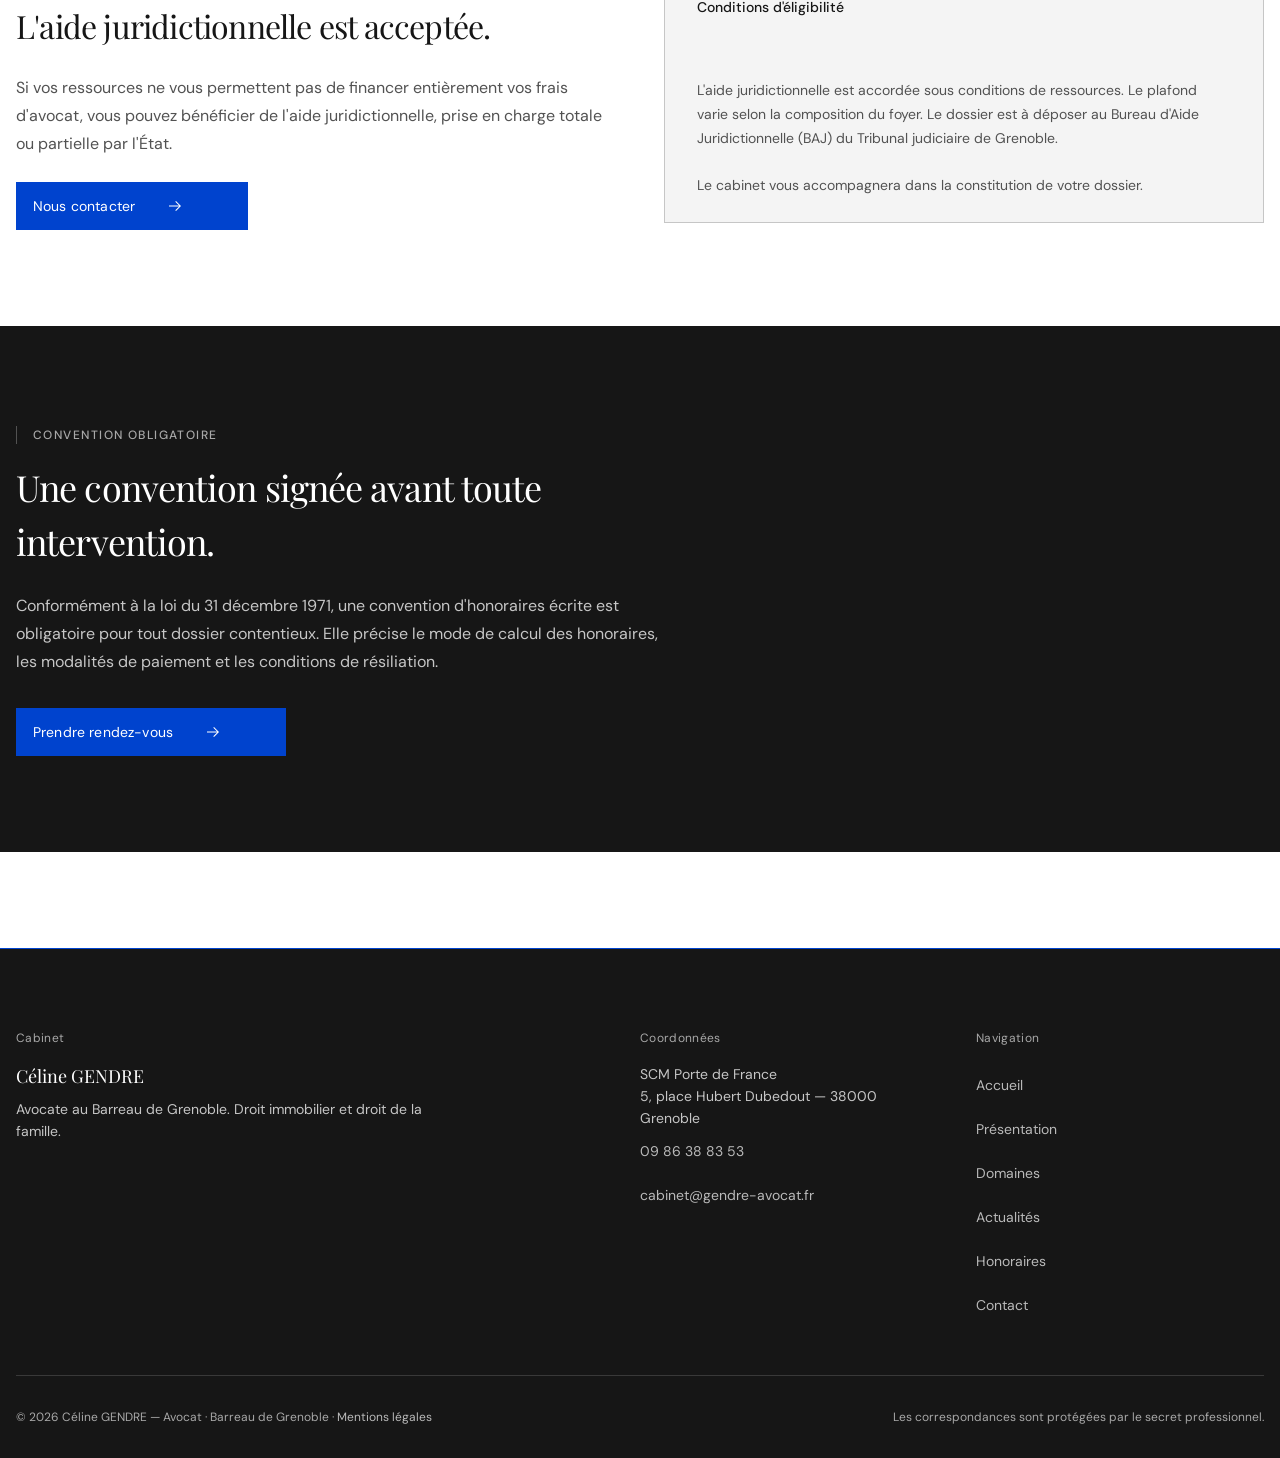
<file: honoraires.html>
<!DOCTYPE html>
<html lang="fr">
<head>
<meta charset="UTF-8" />
<meta name="viewport" content="width=device-width, initial-scale=1" />
<title>Honoraires — Cabinet Céline GENDRE</title>
<meta name="description" content="Informations sur les honoraires du Cabinet Céline GENDRE : tarifs, convention d'honoraires, aide juridictionnelle." />
<link rel="canonical" href="https://gendre-avocat.fr/honoraires.html" />
<meta property="og:type" content="website" />
<meta property="og:url" content="https://gendre-avocat.fr/honoraires.html" />
<meta property="og:title" content="Honoraires — Cabinet Céline GENDRE" />
<meta property="og:description" content="Informations sur les honoraires du Cabinet Céline GENDRE : tarifs, convention d'honoraires, aide juridictionnelle." />
<meta property="og:image" content="https://gendre-avocat.fr/assets/images/image-5.webp" />
<meta name="twitter:card" content="summary_large_image" />
<link rel="preload" as="image" href="assets/images/image-3.webp" fetchpriority="high" />
<link rel="stylesheet" href="assets/carbon.css" />
<style>
  .page-hero { position:relative; background-image:url('assets/images/image-3.webp'); background-size:cover; background-position:center; color:var(--text-on-color); min-height:320px; display:flex; align-items:center; padding:var(--sp-09) 0; }
  .page-hero::before { content:''; position:absolute; inset:0; background:var(--overlay-dark); }
  .page-hero > .cds-container { position:relative; z-index:1; }
  @media (max-width:671px){ .page-hero { min-height:200px; } }
  .page-hero__title { font-family:'Playfair Display', Georgia, serif; font-size: clamp(28px, 5vw, 42px); line-height:1.15; font-weight:300; color:var(--text-on-color); margin-bottom:var(--sp-03); }
  .page-hero__subtitle { font-size:16px; color:var(--text-placeholder); }

  /* ---- Intro ---- */
  .hon-intro { padding: var(--sp-12) 0; }
  .hon-intro__lead {
    font-family: 'Playfair Display', Georgia, serif;
    font-size: clamp(20px, 3vw, 28px);
    font-weight: 300;
    line-height: 1.5;
    color: var(--text-primary);
    max-width: 680px;
    margin-bottom: var(--sp-07);
  }
  .hon-intro__body { font-size: 16px; line-height: 1.75; color: var(--text-secondary); max-width: 60ch; }

  /* ---- Modes de facturation ---- */
  .hon-modes { padding: var(--sp-12) 0; background: var(--layer-01); }
  .hon-modes__title {
    font-family: 'Playfair Display', Georgia, serif;
    font-size: 32px;
    font-weight: 300;
    margin-bottom: var(--sp-10);
  }
  .hon-modes__grid {
    display: grid;
    grid-template-columns: 1fr;
    gap: 0;
    border-top: 1px solid var(--border-subtle);
  }
  @media (min-width: 1056px) {
    .hon-modes__grid {
      grid-template-columns: repeat(3, 1fr);
      border-top: none;
    }
  }

  .mode-tile {
    background: transparent;
    border: none;
    border-top: 1px solid var(--border-subtle);
    padding: var(--sp-07) 0;
    display: flex;
    flex-direction: column;
    gap: var(--sp-04);
  }
  .mode-tile:first-child { border-top: none; }
  @media (min-width: 1056px) {
    .mode-tile {
      border-top: none;
      border-left: 1px solid var(--border-subtle);
      padding: var(--sp-08) var(--sp-07);
    }
    .mode-tile:first-child { border-left: none; padding-left: 0; }
  }
  .mode-tile__icon { display: none; }
  .mode-tile__index {
    font-family: 'IBM Plex Mono', monospace;
    font-size: 11px;
    letter-spacing: 0.1em;
    color: var(--interactive);
    margin-bottom: var(--sp-02);
  }
  .mode-tile__title {
    font-family: 'Playfair Display', Georgia, serif;
    font-size: clamp(20px, 2vw, 26px);
    font-weight: 300;
    letter-spacing: -0.01em;
    line-height: 1.25;
    color: var(--text-primary);
  }
  .mode-tile__body { font-size: 14px; line-height: 1.7; color: var(--text-secondary); }

  /* ---- AJ ---- */
  .hon-aj { padding: var(--sp-12) 0; }
  .hon-aj__grid {
    display: grid;
    grid-template-columns: 1fr;
    gap: var(--sp-09);
    align-items: center;
  }
  @media (min-width: 1056px) { .hon-aj__grid { grid-template-columns: 1fr 1fr; } }
  .hon-aj__title {
    font-family: 'Playfair Display', Georgia, serif;
    font-size: 32px;
    font-weight: 300;
    margin-bottom: var(--sp-06);
  }
  .hon-aj__body { font-size: 16px; line-height: 1.75; color: var(--text-secondary); margin-bottom: var(--sp-06); }

  .hon-aj__notice {
    background: var(--layer-01);
    border: 1px solid var(--border-subtle);
    padding: var(--sp-06) var(--sp-07);
    font-size: 14px;
    line-height: 1.7;
    color: var(--text-secondary);
  }
  .hon-aj__notice strong { color: var(--text-primary); font-weight: 500; display: block; margin-bottom: var(--sp-04); }

  /* ---- Convention ---- */
  .hon-convention { padding: var(--sp-12) 0; background: var(--header-bg); color: var(--text-on-color); }
  .hon-convention__title {
    font-family: 'Playfair Display', Georgia, serif;
    font-size: clamp(24px, 3vw, 36px);
    font-weight: 300;
    color: var(--text-on-color);
    margin-bottom: var(--sp-06);
    max-width: 640px;
  }
  .hon-convention__body { font-size: 16px; line-height: 1.75; color: var(--on-dark-mute); max-width: 60ch; margin-bottom: var(--sp-07); }

  /* ---- Mobile overrides ---- */
  @media (max-width: 671px) {
    .hon-intro { padding: var(--sp-09) 0; }
    .hon-modes { padding: var(--sp-09) 0; }
    .hon-aj { padding: var(--sp-09) 0; }
    .hon-aj__grid { gap: var(--sp-07); }
    .hon-aj__title { font-size: 26px; }
    .hon-convention { padding: var(--sp-09) 0; }
  }
</style>
</head>
<body>

<a href="#main-content" class="sr-only focusable">Aller au contenu principal</a>

<header class="cds-header">
  <div class="cds-header__inner">
    <a class="cds-header__brand" href="index.html">
      <span class="cds-header__brand-mark" aria-hidden="true"></span>
      <span>Céline GENDRE&nbsp;<span style="color:var(--on-dark-subtle);">Avocat</span></span>
    </a>
    <button class="cds-header__menu-toggle" data-menu-toggle aria-label="Menu" aria-expanded="false">
      <svg aria-hidden="true" width="20" height="20" viewBox="0 0 32 32" fill="currentColor"><rect x="4" y="8" width="24" height="2"/><rect x="4" y="15" width="24" height="2"/><rect x="4" y="22" width="24" height="2"/></svg>
    </button>
    <nav class="cds-header__nav" aria-label="Navigation principale">
      <a href="index.html">Accueil</a>
      <a href="presentation.html">Présentation</a>
      <a href="domaines.html">Domaines</a>
      <a href="actualites.html">Actualités</a>
      <a href="honoraires.html" aria-current="page">Honoraires</a>
      <a href="contact.html">Contact</a>
    </nav>
    <div class="cds-header__spacer"></div>
    <a class="cds-header__action" href="tel:+33986388353"><span style="font-variant-numeric:tabular-nums;">09 86 38 83 53</span></a>
  </div>
</header>

<main id="main-content">

  <section class="page-hero">
    <div class="cds-container">
      <h1 class="page-hero__title">Honoraires</h1>
      <p class="page-hero__subtitle">Transparence et information dès le premier entretien</p>
    </div>
  </section>

  <section class="hon-intro">
    <div class="cds-container">
      <span class="cds-eyebrow">Engagement</span>
      <p class="hon-intro__lead">Les honoraires sont fixés librement, discutés lors de la première consultation et formalisés dans une convention d'honoraires signée avant toute intervention.</p>
      <div class="hon-intro__body">
        <p>Conformément aux règles déontologiques du Barreau, les honoraires tiennent compte de la complexité de l'affaire, du temps consacré, et de la situation de chaque client. Aucune somme n'est engagée sans accord préalable écrit.</p>
      </div>
    </div>
  </section>

  <section class="hon-modes">
    <div class="cds-container">
      <span class="cds-eyebrow">Modes de facturation</span>
      <h2 class="hon-modes__title">Comment sont calculés les honoraires ?</h2>
      <div class="hon-modes__grid">
        <div class="mode-tile">
          <span class="mode-tile__index">01</span>
          <h3 class="mode-tile__title">Honoraires au temps passé</h3>
          <p class="mode-tile__body">Tarif horaire défini dans la convention d'honoraires. Adapté aux dossiers contentieux dont l'évolution est incertaine.</p>
        </div>
        <div class="mode-tile">
          <span class="mode-tile__index">02</span>
          <h3 class="mode-tile__title">Forfait</h3>
          <p class="mode-tile__body">Pour certaines prestations bien définies (divorce par consentement mutuel, rédaction d'acte), un forfait global peut être convenu.</p>
        </div>
        <div class="mode-tile">
          <span class="mode-tile__index">03</span>
          <h3 class="mode-tile__title">Convention sur le résultat</h3>
          <p class="mode-tile__body">Dans le respect des règles déontologiques, un honoraire complémentaire de résultat peut être prévu en sus d'un honoraire de base.</p>
        </div>
      </div>
    </div>
  </section>

  <section class="hon-aj">
    <div class="cds-container">
      <div class="hon-aj__grid">
        <div>
          <span class="cds-eyebrow">Aide juridictionnelle</span>
          <h2 class="hon-aj__title">L'aide juridictionnelle est acceptée.</h2>
          <p class="hon-aj__body">Si vos ressources ne vous permettent pas de financer entièrement vos frais d'avocat, vous pouvez bénéficier de l'aide juridictionnelle, prise en charge totale ou partielle par l'État.</p>
          <a class="cds-btn cds-btn--primary" href="contact.html">
            Nous contacter
            <svg aria-hidden="true" class="cds-btn__icon" viewBox="0 0 32 32" fill="currentColor"><path d="M18 6l-1.43 1.39L24.15 15H4v2h20.15l-7.58 7.61L18 26l10-10z"/></svg>
          </a>
        </div>
        <div class="hon-aj__notice">
          <strong>Conditions d'éligibilité</strong><br><br>
          L'aide juridictionnelle est accordée sous conditions de ressources. Le plafond varie selon la composition du foyer. Le dossier est à déposer au Bureau d'Aide Juridictionnelle (BAJ) du Tribunal judiciaire de Grenoble.<br><br>
          Le cabinet vous accompagnera dans la constitution de votre dossier.
        </div>
      </div>
    </div>
  </section>

  <section class="hon-convention">
    <div class="cds-container">
      <span class="cds-eyebrow" style="color:var(--text-placeholder); border-color:var(--text-secondary);">Convention obligatoire</span>
      <h2 class="hon-convention__title">Une convention signée avant toute intervention.</h2>
      <p class="hon-convention__body">Conformément à la loi du 31 décembre 1971, une convention d'honoraires écrite est obligatoire pour tout dossier contentieux. Elle précise le mode de calcul des honoraires, les modalités de paiement et les conditions de résiliation.</p>
      <a class="cds-btn cds-btn--primary" href="contact.html">
        Prendre rendez-vous
        <svg aria-hidden="true" class="cds-btn__icon" viewBox="0 0 32 32" fill="currentColor"><path d="M18 6l-1.43 1.39L24.15 15H4v2h20.15l-7.58 7.61L18 26l10-10z"/></svg>
      </a>
    </div>
  </section>

</main>

<footer class="cds-footer">
  <div class="cds-container">
    <div class="cds-footer__grid">
      <div class="cds-footer__col">
        <h3>Cabinet</h3>
        <div class="cds-footer__brand-name">Céline GENDRE</div>
        <p class="cds-footer__tagline">Avocate au Barreau de Grenoble. Droit immobilier et droit de la famille.</p>
      </div>
      <div class="cds-footer__col">
        <h3>Coordonnées</h3>
        <ul>
          <li>SCM Porte de France</li>
          <li>5, place Hubert Dubedout — 38000 Grenoble</li>
          <li><a href="tel:+33986388353">09 86 38 83 53</a></li>
          <li><a href="mailto:cabinet@gendre-avocat.fr">cabinet@gendre-avocat.fr</a></li>
        </ul>
      </div>
      <div class="cds-footer__col">
        <h3>Navigation</h3>
        <nav aria-label="Navigation secondaire">
          <ul>
            <li><a href="index.html">Accueil</a></li>
            <li><a href="presentation.html">Présentation</a></li>
            <li><a href="domaines.html">Domaines</a></li>
            <li><a href="actualites.html">Actualités</a></li>
            <li><a href="honoraires.html">Honoraires</a></li>
            <li><a href="contact.html">Contact</a></li>
          </ul>
        </nav>
      </div>
    </div>
    <div class="cds-footer__bottom">
      <span>© 2026 Céline GENDRE — Avocat · Barreau de Grenoble · <a href="mentions-legales.html">Mentions légales</a></span>
      <span>Les correspondances sont protégées par le secret professionnel.</span>
    </div>
  </div>
</footer>

<script src="assets/site.js"></script>
</body>
</html>
</file>
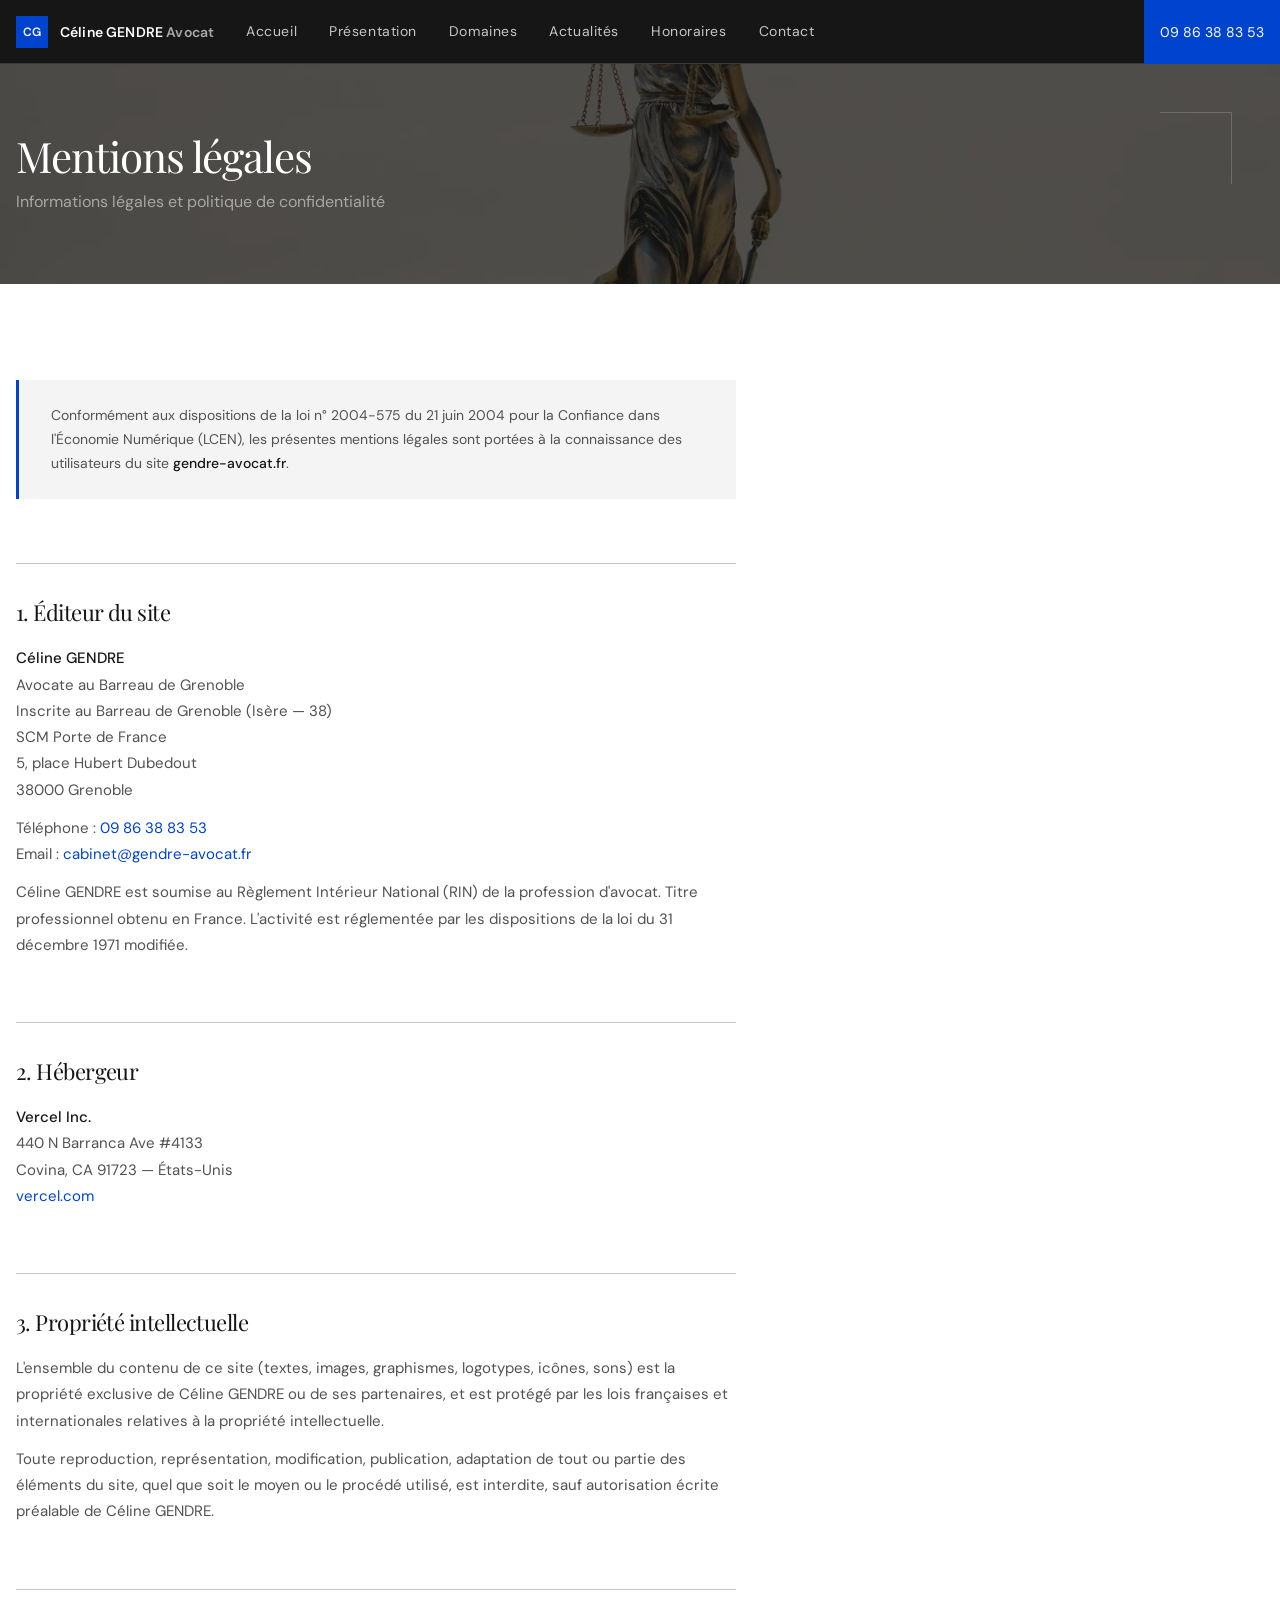
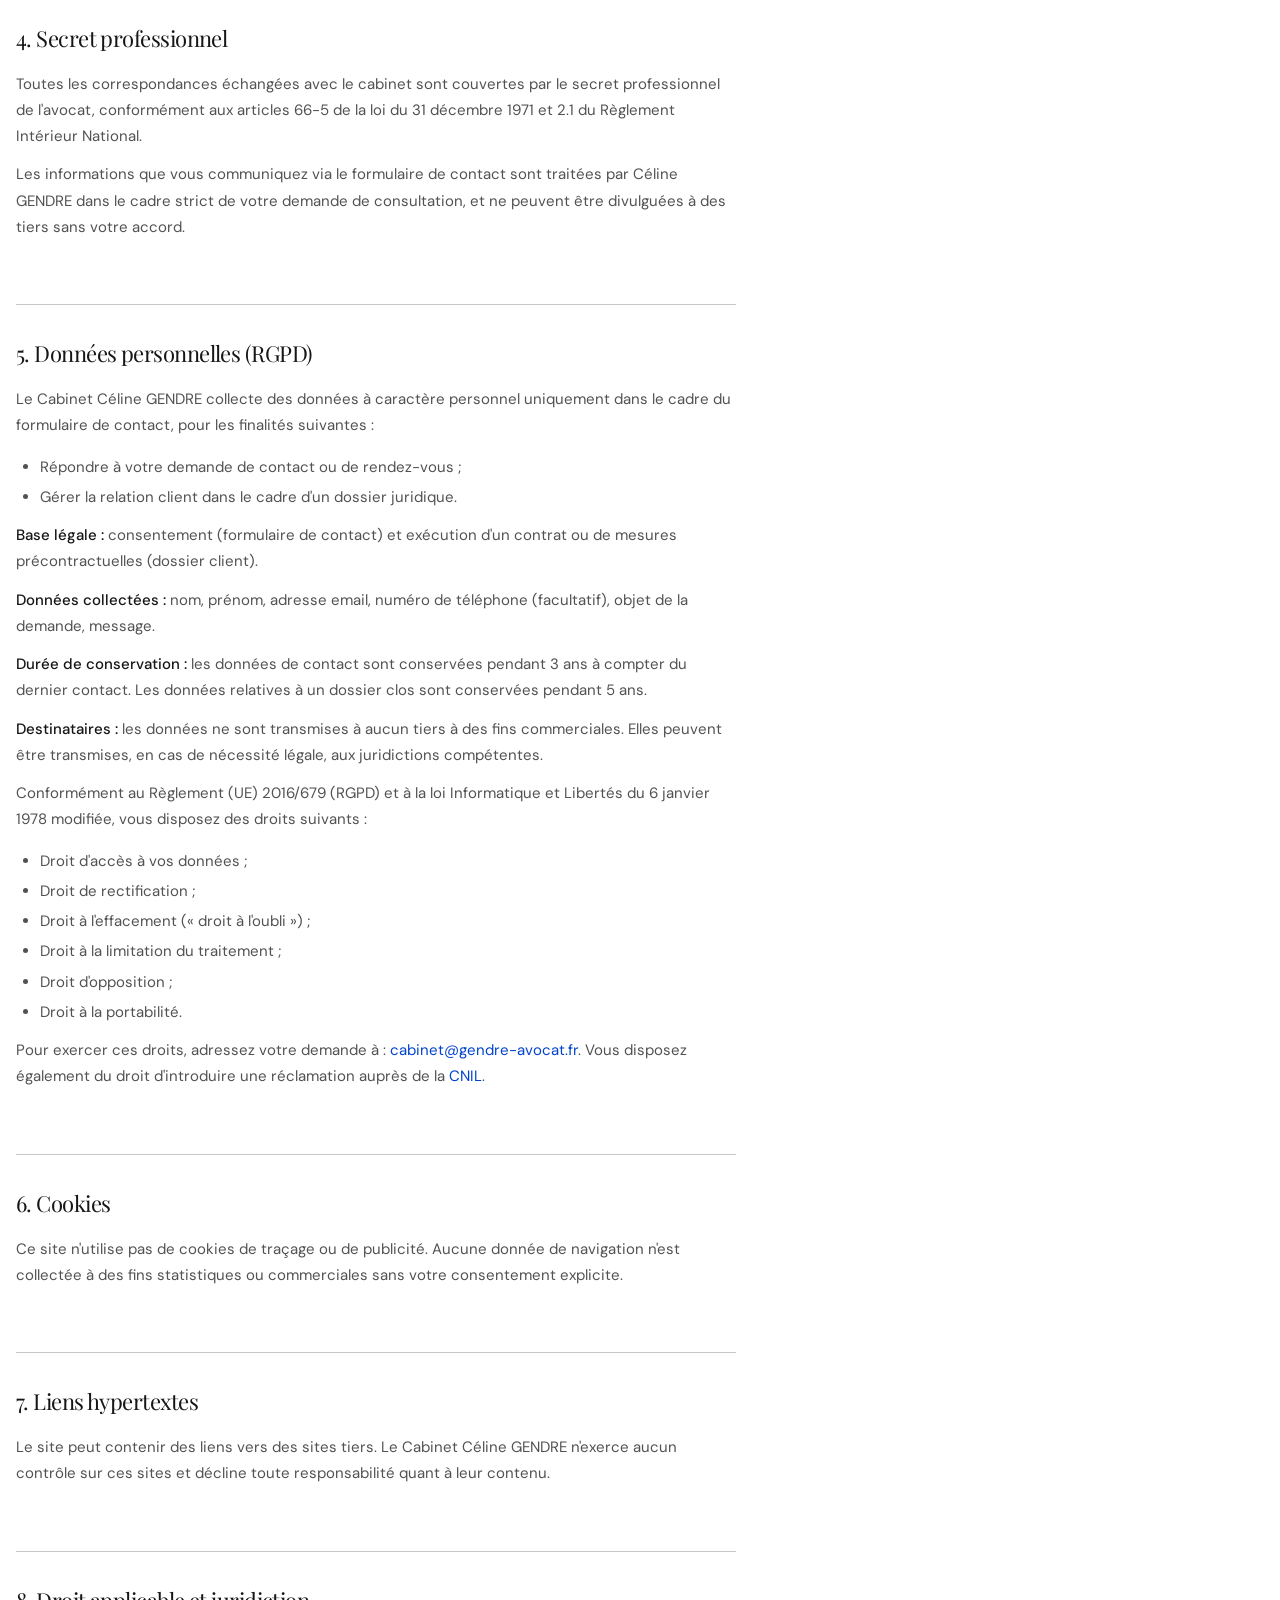
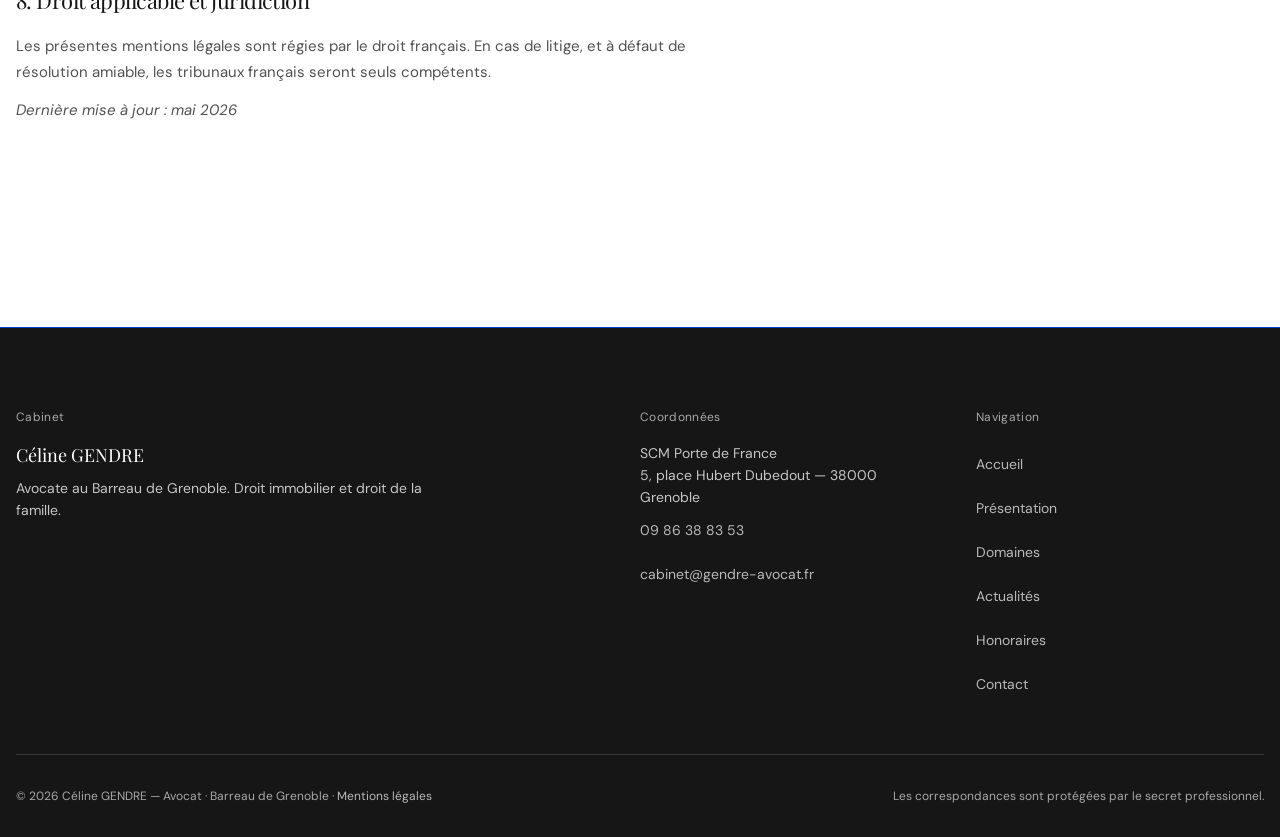
<file: mentions-legales.html>
<!DOCTYPE html>
<html lang="fr">
<head>
<meta charset="UTF-8" />
<meta name="viewport" content="width=device-width, initial-scale=1" />
<title>Mentions légales — Cabinet Céline GENDRE</title>
<meta name="description" content="Mentions légales et politique de confidentialité du Cabinet Céline GENDRE, avocate au Barreau de Grenoble." />
<link rel="canonical" href="https://gendre-avocat.fr/mentions-legales.html" />
<meta name="robots" content="noindex, follow" />
<meta property="og:type" content="website" />
<meta property="og:url" content="https://gendre-avocat.fr/mentions-legales.html" />
<meta property="og:title" content="Mentions légales — Cabinet Céline GENDRE" />
<meta property="og:description" content="Mentions légales et politique de confidentialité du Cabinet Céline GENDRE." />
<meta property="og:image" content="https://gendre-avocat.fr/assets/images/image-5.webp" />
<meta name="twitter:card" content="summary_large_image" />
<link rel="preload" as="image" href="assets/images/image-3.webp" fetchpriority="high" />
<link rel="stylesheet" href="assets/carbon.css" />
<style>
  .page-hero { position:relative; background-image:url('assets/images/image-3.webp'); background-size:cover; background-position:center; color:var(--text-on-color); min-height:220px; display:flex; align-items:center; padding:var(--sp-09) 0; }
  .page-hero::before { content:''; position:absolute; inset:0; background:var(--overlay-dark); }
  .page-hero > .cds-container { position:relative; z-index:1; }
  @media (max-width:671px){ .page-hero { min-height:160px; } }
  .page-hero__title { font-family:'Playfair Display', Georgia, serif; font-size: clamp(28px, 5vw, 42px); line-height:1.15; font-weight:300; color:var(--text-on-color); margin-bottom:var(--sp-03); }
  .page-hero__subtitle { font-size:16px; color:var(--text-placeholder); }

  .legal-section { padding: var(--sp-12) 0; }
  .legal-body { max-width: 720px; }
  .legal-body h2 {
    font-family: 'Playfair Display', Georgia, serif;
    font-size: 22px;
    font-weight: 300;
    margin-top: var(--sp-10);
    margin-bottom: var(--sp-05);
    color: var(--text-primary);
    border-top: 1px solid var(--border-subtle);
    padding-top: var(--sp-07);
  }
  .legal-body h2:first-child { border-top: none; padding-top: 0; margin-top: 0; }
  .legal-body p { font-size: 15px; line-height: 1.75; color: var(--text-secondary); margin-bottom: var(--sp-04); }
  .legal-body ul { font-size: 15px; line-height: 1.75; color: var(--text-secondary); padding-left: var(--sp-06); margin-bottom: var(--sp-04); }
  .legal-body li { margin-bottom: var(--sp-02); }
  .legal-body a { color: var(--interactive); }
  .legal-body a:hover { color: var(--interactive-hover); }
  .legal-body strong { color: var(--text-primary); font-weight: 500; }

  .legal-notice {
    background: var(--layer-01);
    border-left: 3px solid var(--interactive);
    padding: var(--sp-06) var(--sp-07);
    font-size: 14px;
    line-height: 1.7;
    color: var(--text-secondary);
    margin-bottom: var(--sp-07);
  }
</style>
</head>
<body>

<a href="#main-content" class="sr-only focusable">Aller au contenu principal</a>

<header class="cds-header">
  <div class="cds-header__inner">
    <a class="cds-header__brand" href="index.html">
      <span class="cds-header__brand-mark" aria-hidden="true"></span>
      <span>Céline GENDRE&nbsp;<span style="color:var(--on-dark-subtle);">Avocat</span></span>
    </a>
    <button class="cds-header__menu-toggle" data-menu-toggle aria-label="Menu" aria-expanded="false">
      <svg aria-hidden="true" width="20" height="20" viewBox="0 0 32 32" fill="currentColor"><rect x="4" y="8" width="24" height="2"/><rect x="4" y="15" width="24" height="2"/><rect x="4" y="22" width="24" height="2"/></svg>
    </button>
    <nav class="cds-header__nav" aria-label="Navigation principale">
      <a href="index.html">Accueil</a>
      <a href="presentation.html">Présentation</a>
      <a href="domaines.html">Domaines</a>
      <a href="actualites.html">Actualités</a>
      <a href="honoraires.html">Honoraires</a>
      <a href="contact.html">Contact</a>
    </nav>
    <div class="cds-header__spacer"></div>
    <a class="cds-header__action" href="tel:+33986388353"><span style="font-variant-numeric:tabular-nums;">09 86 38 83 53</span></a>
  </div>
</header>

<main id="main-content">

  <section class="page-hero">
    <div class="cds-container">
      <h1 class="page-hero__title">Mentions légales</h1>
      <p class="page-hero__subtitle">Informations légales et politique de confidentialité</p>
    </div>
  </section>

  <section class="legal-section">
    <div class="cds-container">
      <div class="legal-body">

        <div class="legal-notice">
          Conformément aux dispositions de la loi n° 2004-575 du 21 juin 2004 pour la Confiance dans l'Économie Numérique (LCEN), les présentes mentions légales sont portées à la connaissance des utilisateurs du site <strong>gendre-avocat.fr</strong>.
        </div>

        <h2>1. Éditeur du site</h2>
        <p>
          <strong>Céline GENDRE</strong><br>
          Avocate au Barreau de Grenoble<br>
          Inscrite au Barreau de Grenoble (Isère — 38)<br>
          SCM Porte de France<br>
          5, place Hubert Dubedout<br>
          38000 Grenoble
        </p>
        <p>
          Téléphone : <a href="tel:+33986388353">09 86 38 83 53</a><br>
          Email : <a href="mailto:cabinet@gendre-avocat.fr">cabinet@gendre-avocat.fr</a>
        </p>
        <p>
          Céline GENDRE est soumise au Règlement Intérieur National (RIN) de la profession d'avocat. Titre professionnel obtenu en France. L'activité est réglementée par les dispositions de la loi du 31 décembre 1971 modifiée.
        </p>

        <h2>2. Hébergeur</h2>
        <p>
          <strong>Vercel Inc.</strong><br>
          440 N Barranca Ave #4133<br>
          Covina, CA 91723 — États-Unis<br>
          <a href="https://vercel.com" rel="noopener noreferrer" target="_blank">vercel.com</a>
        </p>

        <h2>3. Propriété intellectuelle</h2>
        <p>L'ensemble du contenu de ce site (textes, images, graphismes, logotypes, icônes, sons) est la propriété exclusive de Céline GENDRE ou de ses partenaires, et est protégé par les lois françaises et internationales relatives à la propriété intellectuelle.</p>
        <p>Toute reproduction, représentation, modification, publication, adaptation de tout ou partie des éléments du site, quel que soit le moyen ou le procédé utilisé, est interdite, sauf autorisation écrite préalable de Céline GENDRE.</p>

        <h2>4. Secret professionnel</h2>
        <p>Toutes les correspondances échangées avec le cabinet sont couvertes par le secret professionnel de l'avocat, conformément aux articles 66-5 de la loi du 31 décembre 1971 et 2.1 du Règlement Intérieur National.</p>
        <p>Les informations que vous communiquez via le formulaire de contact sont traitées par Céline GENDRE dans le cadre strict de votre demande de consultation, et ne peuvent être divulguées à des tiers sans votre accord.</p>

        <h2>5. Données personnelles (RGPD)</h2>
        <p>Le Cabinet Céline GENDRE collecte des données à caractère personnel uniquement dans le cadre du formulaire de contact, pour les finalités suivantes :</p>
        <ul>
          <li>Répondre à votre demande de contact ou de rendez-vous ;</li>
          <li>Gérer la relation client dans le cadre d'un dossier juridique.</li>
        </ul>
        <p><strong>Base légale :</strong> consentement (formulaire de contact) et exécution d'un contrat ou de mesures précontractuelles (dossier client).</p>
        <p><strong>Données collectées :</strong> nom, prénom, adresse email, numéro de téléphone (facultatif), objet de la demande, message.</p>
        <p><strong>Durée de conservation :</strong> les données de contact sont conservées pendant 3 ans à compter du dernier contact. Les données relatives à un dossier clos sont conservées pendant 5 ans.</p>
        <p><strong>Destinataires :</strong> les données ne sont transmises à aucun tiers à des fins commerciales. Elles peuvent être transmises, en cas de nécessité légale, aux juridictions compétentes.</p>
        <p>Conformément au Règlement (UE) 2016/679 (RGPD) et à la loi Informatique et Libertés du 6 janvier 1978 modifiée, vous disposez des droits suivants :</p>
        <ul>
          <li>Droit d'accès à vos données ;</li>
          <li>Droit de rectification ;</li>
          <li>Droit à l'effacement (« droit à l'oubli ») ;</li>
          <li>Droit à la limitation du traitement ;</li>
          <li>Droit d'opposition ;</li>
          <li>Droit à la portabilité.</li>
        </ul>
        <p>Pour exercer ces droits, adressez votre demande à : <a href="mailto:cabinet@gendre-avocat.fr">cabinet@gendre-avocat.fr</a>. Vous disposez également du droit d'introduire une réclamation auprès de la <a href="https://www.cnil.fr" rel="noopener noreferrer" target="_blank">CNIL</a>.</p>

        <h2>6. Cookies</h2>
        <p>Ce site n'utilise pas de cookies de traçage ou de publicité. Aucune donnée de navigation n'est collectée à des fins statistiques ou commerciales sans votre consentement explicite.</p>

        <h2>7. Liens hypertextes</h2>
        <p>Le site peut contenir des liens vers des sites tiers. Le Cabinet Céline GENDRE n'exerce aucun contrôle sur ces sites et décline toute responsabilité quant à leur contenu.</p>

        <h2>8. Droit applicable et juridiction</h2>
        <p>Les présentes mentions légales sont régies par le droit français. En cas de litige, et à défaut de résolution amiable, les tribunaux français seront seuls compétents.</p>
        <p><em>Dernière mise à jour : mai 2026</em></p>

      </div>
    </div>
  </section>

</main>

<footer class="cds-footer">
  <div class="cds-container">
    <div class="cds-footer__grid">
      <div class="cds-footer__col">
        <h3>Cabinet</h3>
        <div class="cds-footer__brand-name">Céline GENDRE</div>
        <p class="cds-footer__tagline">Avocate au Barreau de Grenoble. Droit immobilier et droit de la famille.</p>
      </div>
      <div class="cds-footer__col">
        <h3>Coordonnées</h3>
        <ul>
          <li>SCM Porte de France</li>
          <li>5, place Hubert Dubedout — 38000 Grenoble</li>
          <li><a href="tel:+33986388353">09 86 38 83 53</a></li>
          <li><a href="mailto:cabinet@gendre-avocat.fr">cabinet@gendre-avocat.fr</a></li>
        </ul>
      </div>
      <div class="cds-footer__col">
        <h3>Navigation</h3>
        <nav aria-label="Navigation secondaire">
          <ul>
            <li><a href="index.html">Accueil</a></li>
            <li><a href="presentation.html">Présentation</a></li>
            <li><a href="domaines.html">Domaines</a></li>
            <li><a href="actualites.html">Actualités</a></li>
            <li><a href="honoraires.html">Honoraires</a></li>
            <li><a href="contact.html">Contact</a></li>
          </ul>
        </nav>
      </div>
    </div>
    <div class="cds-footer__bottom">
      <span>© 2026 Céline GENDRE — Avocat · Barreau de Grenoble · <a href="mentions-legales.html">Mentions légales</a></span>
      <span>Les correspondances sont protégées par le secret professionnel.</span>
    </div>
  </div>
</footer>

<script src="assets/site.js"></script>
</body>
</html>
</file>
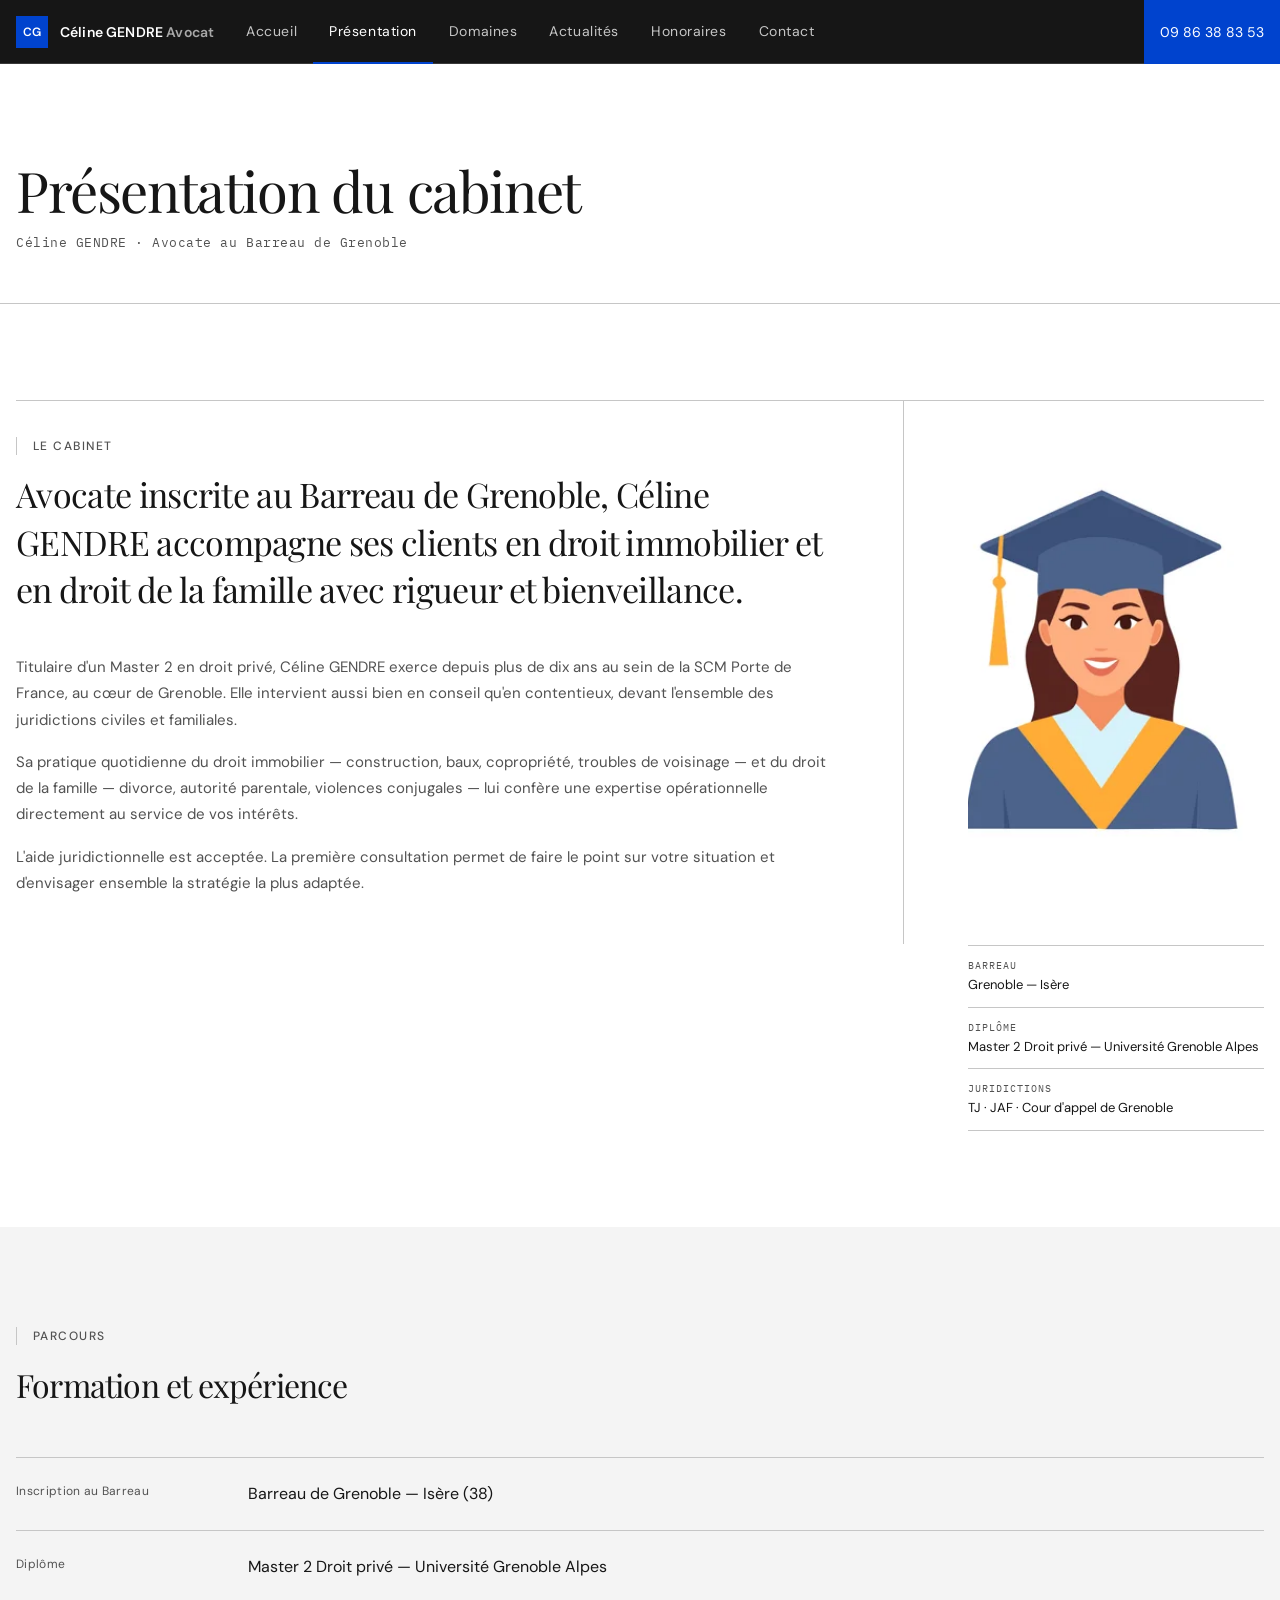
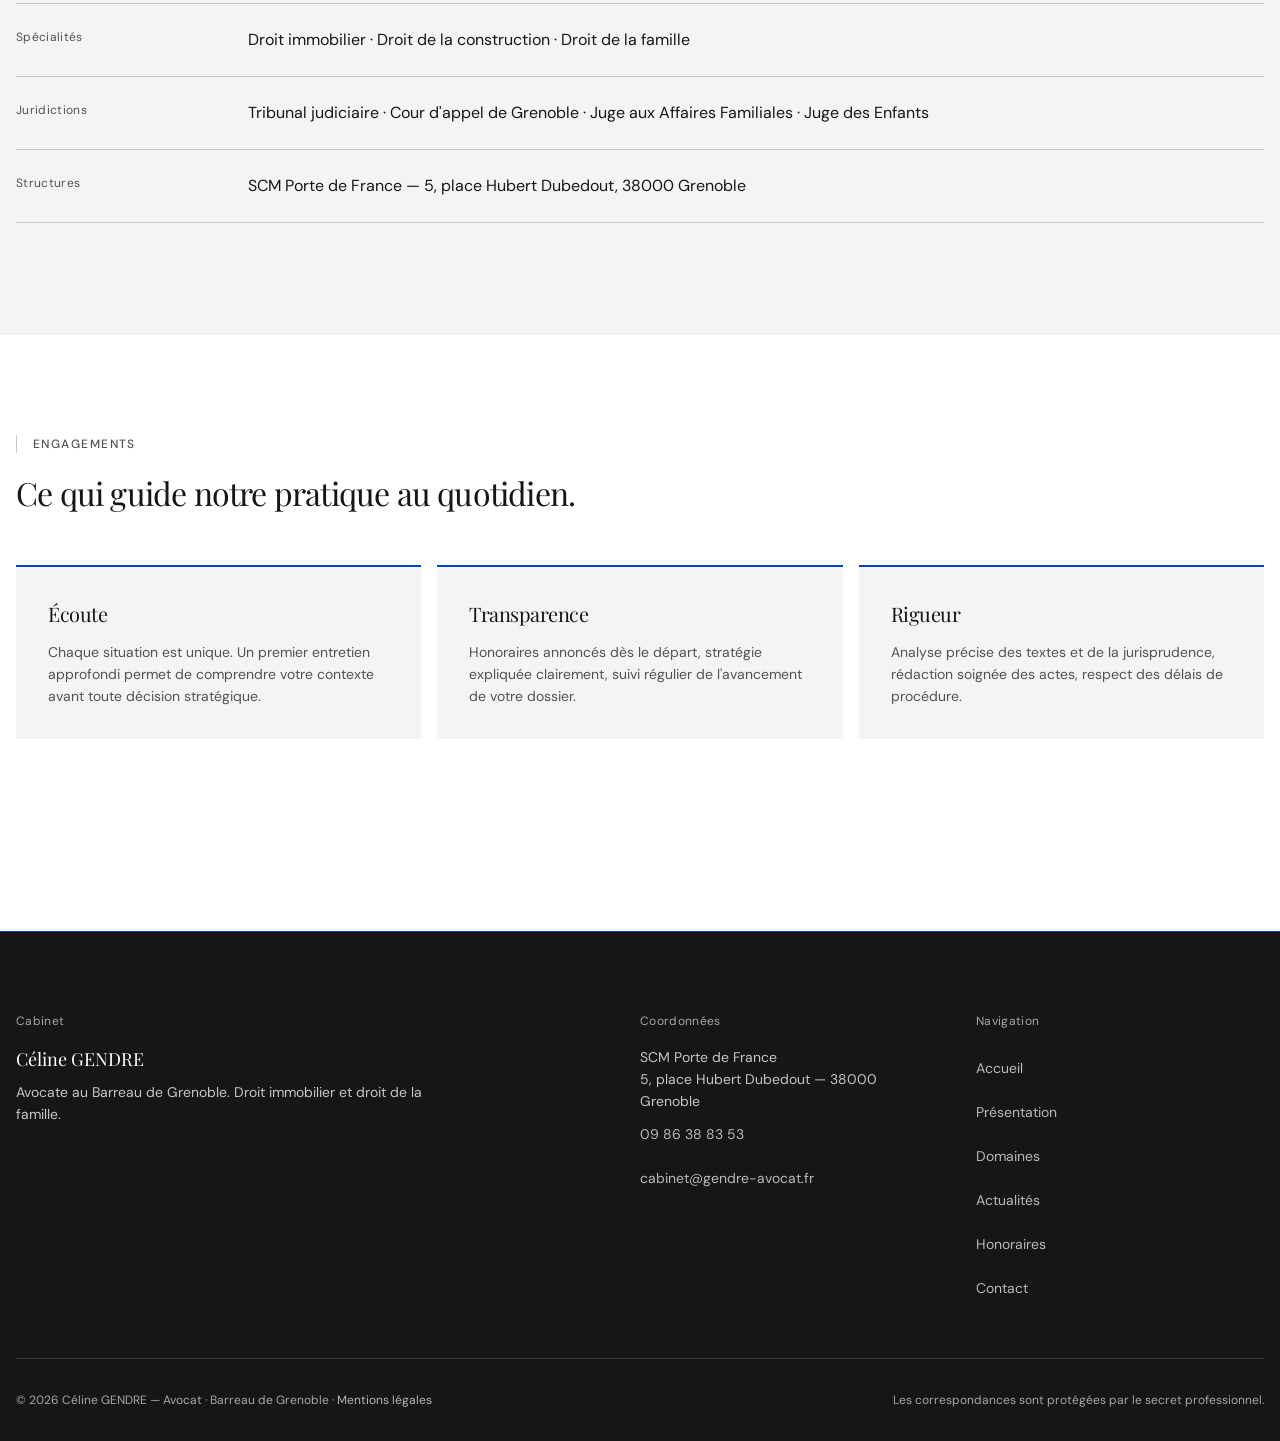
<file: presentation.html>
<!DOCTYPE html>
<html lang="fr">
<head>
<meta charset="UTF-8" />
<meta name="viewport" content="width=device-width, initial-scale=1" />
<title>Présentation — Cabinet Céline GENDRE</title>
<meta name="description" content="Céline GENDRE, avocate inscrite au Barreau de Grenoble depuis plus de 10 ans, spécialisée en droit immobilier et droit de la famille." />
<link rel="canonical" href="https://gendre-avocat.fr/presentation.html" />
<meta property="og:type" content="website" />
<meta property="og:url" content="https://gendre-avocat.fr/presentation.html" />
<meta property="og:title" content="Présentation — Cabinet Céline GENDRE" />
<meta property="og:description" content="Céline GENDRE, avocate inscrite au Barreau de Grenoble depuis plus de 10 ans, spécialisée en droit immobilier et droit de la famille." />
<meta property="og:image" content="https://gendre-avocat.fr/assets/images/image-5.webp" />
<meta name="twitter:card" content="summary_large_image" />
<link rel="stylesheet" href="assets/carbon.css" />
<style>
  /* ---- Typographic header (remplace le photo hero) ---- */
  .pres-header {
    padding: var(--sp-12) 0 var(--sp-09);
    border-bottom: 1px solid var(--border-subtle);
  }
  @media (max-width: 671px) { .pres-header { padding: var(--sp-09) 0 var(--sp-07); } }
  .pres-header__title {
    font-family: 'Playfair Display', Georgia, serif;
    font-size: clamp(32px, 5.5vw, 56px);
    font-weight: 300;
    line-height: 1.08;
    letter-spacing: -0.025em;
    color: var(--text-primary);
    margin-bottom: var(--sp-04);
  }
  .pres-header__sub {
    font-family: 'IBM Plex Mono', monospace;
    font-size: 13px;
    color: var(--text-secondary);
    letter-spacing: 0.04em;
  }

  /* ---- Bio ---- */
  .bio { padding: var(--sp-12) 0; }
  .bio__grid {
    display: grid;
    grid-template-columns: 1fr;
    gap: 0;
    align-items: start;
    border-top: 1px solid var(--border-subtle);
  }
  @media (min-width: 1056px) {
    .bio__grid { grid-template-columns: 1fr 360px; }
  }

  .bio__content { padding-top: var(--sp-07); padding-bottom: var(--sp-09); }
  @media (min-width: 1056px) {
    .bio__content { padding-right: var(--sp-10); border-right: 1px solid var(--border-subtle); }
  }

  .bio__lead {
    font-family: 'Playfair Display', Georgia, serif;
    font-size: clamp(22px, 3.2vw, 34px);
    font-weight: 300;
    line-height: 1.4;
    letter-spacing: -0.02em;
    color: var(--text-primary);
    margin-bottom: var(--sp-08);
  }
  .bio__body { font-size: 15px; line-height: 1.85; color: var(--text-secondary); }
  .bio__body p + p { margin-top: var(--sp-05); }

  .bio__portrait-wrap { padding-top: var(--sp-07); }
  @media (min-width: 1056px) {
    .bio__portrait-wrap { padding-left: var(--sp-10); position: sticky; top: 80px; }
  }

  .bio__portrait {
    width: 100%;
    aspect-ratio: 3/4;
    object-fit: cover;
    object-position: top;
    display: block;
  }
  @media (max-width: 671px) { .bio__portrait { aspect-ratio: 4/3; } }

  .bio__credentials { margin-top: var(--sp-07); border-top: 1px solid var(--border-subtle); }
  .bio__cred {
    display: flex;
    flex-direction: column;
    gap: 2px;
    padding: var(--sp-04) 0;
    border-bottom: 1px solid var(--border-subtle);
  }
  .bio__cred-label {
    font-family: 'IBM Plex Mono', monospace;
    font-size: 10px;
    letter-spacing: 0.1em;
    text-transform: uppercase;
    color: var(--text-secondary);
  }
  .bio__cred-value { font-size: 13px; color: var(--text-primary); line-height: 1.5; }

  /* ---- Formation ---- */
  .formation { padding: var(--sp-12) 0; background: var(--layer-01); }
  .formation__title {
    font-family: 'Playfair Display', Georgia, serif;
    font-size: 32px;
    font-weight: 300;
    margin-bottom: var(--sp-09);
  }

  /* ---- Valeurs ---- */
  .valeurs { padding: var(--sp-12) 0; }
  .valeurs__title {
    font-family: 'Playfair Display', Georgia, serif;
    font-size: 32px;
    font-weight: 300;
    margin-bottom: var(--sp-09);
    max-width: 720px;
  }
  .valeurs__grid {
    display: grid;
    grid-template-columns: 1fr;
    gap: var(--sp-05);
  }
  @media (min-width: 672px) { .valeurs__grid { grid-template-columns: 1fr 1fr; } }
  @media (min-width: 1056px) { .valeurs__grid { grid-template-columns: repeat(3, 1fr); } }

  .valeur-tile {
    padding: var(--sp-07);
    border-top: 2px solid var(--interactive);
    background: var(--layer-01);
  }
  .valeur-tile__title {
    font-family: 'Playfair Display', Georgia, serif;
    font-size: 20px;
    font-weight: 300;
    margin-bottom: var(--sp-04);
    color: var(--text-primary);
  }
  .valeur-tile__body { font-size: 14px; line-height: 22px; color: var(--text-secondary); }

  /* ---- Mobile overrides ---- */
  @media (max-width: 671px) {
    .bio { padding: var(--sp-09) 0; }
    .bio__content { padding-bottom: var(--sp-07); }
    .formation { padding: var(--sp-09) 0; }
    .formation__title { font-size: 26px; margin-bottom: var(--sp-07); }
    .valeurs { padding: var(--sp-09) 0; }
    .valeurs__title { font-size: 26px; margin-bottom: var(--sp-07); }
  }
</style>
</head>
<body>

<a href="#main-content" class="sr-only focusable">Aller au contenu principal</a>

<header class="cds-header">
  <div class="cds-header__inner">
    <a class="cds-header__brand" href="index.html">
      <span class="cds-header__brand-mark" aria-hidden="true"></span>
      <span>Céline GENDRE&nbsp;<span style="color:var(--on-dark-subtle);">Avocat</span></span>
    </a>
    <button class="cds-header__menu-toggle" data-menu-toggle aria-label="Menu" aria-expanded="false">
      <svg aria-hidden="true" width="20" height="20" viewBox="0 0 32 32" fill="currentColor"><rect x="4" y="8" width="24" height="2"/><rect x="4" y="15" width="24" height="2"/><rect x="4" y="22" width="24" height="2"/></svg>
    </button>
    <nav class="cds-header__nav" aria-label="Navigation principale">
      <a href="index.html">Accueil</a>
      <a href="presentation.html" aria-current="page">Présentation</a>
      <a href="domaines.html">Domaines</a>
      <a href="actualites.html">Actualités</a>
      <a href="honoraires.html">Honoraires</a>
      <a href="contact.html">Contact</a>
    </nav>
    <div class="cds-header__spacer"></div>
    <a class="cds-header__action" href="tel:+33986388353"><span style="font-variant-numeric:tabular-nums;">09 86 38 83 53</span></a>
  </div>
</header>

<main id="main-content">

  <section class="pres-header">
    <div class="cds-container">
      <h1 class="pres-header__title">Présentation du cabinet</h1>
      <p class="pres-header__sub">Céline GENDRE · Avocate au Barreau de Grenoble</p>
    </div>
  </section>

  <section class="bio">
    <div class="cds-container">
      <div class="bio__grid">
        <div class="bio__content">
          <span class="cds-eyebrow">Le cabinet</span>
          <p class="bio__lead">Avocate inscrite au Barreau de Grenoble, Céline GENDRE accompagne ses clients en droit immobilier et en droit de la famille avec rigueur et bienveillance.</p>
          <div class="bio__body">
            <p>Titulaire d'un Master 2 en droit privé, Céline GENDRE exerce depuis plus de dix ans au sein de la SCM Porte de France, au cœur de Grenoble. Elle intervient aussi bien en conseil qu'en contentieux, devant l'ensemble des juridictions civiles et familiales.</p>
            <p>Sa pratique quotidienne du droit immobilier — construction, baux, copropriété, troubles de voisinage — et du droit de la famille — divorce, autorité parentale, violences conjugales — lui confère une expertise opérationnelle directement au service de vos intérêts.</p>
            <p>L'aide juridictionnelle est acceptée. La première consultation permet de faire le point sur votre situation et d'envisager ensemble la stratégie la plus adaptée.</p>
          </div>
        </div>
        <div class="bio__portrait-wrap">
          <img class="bio__portrait" src="assets/images/portrait.webp" alt="Céline GENDRE, avocate au Barreau de Grenoble" width="360" height="480" loading="eager" />
          <div class="bio__credentials">
            <div class="bio__cred">
              <span class="bio__cred-label">Barreau</span>
              <span class="bio__cred-value">Grenoble — Isère</span>
            </div>
            <div class="bio__cred">
              <span class="bio__cred-label">Diplôme</span>
              <span class="bio__cred-value">Master 2 Droit privé — Université Grenoble Alpes</span>
            </div>
            <div class="bio__cred">
              <span class="bio__cred-label">Juridictions</span>
              <span class="bio__cred-value">TJ · JAF · Cour d'appel de Grenoble</span>
            </div>
          </div>
        </div>
      </div>
    </div>
  </section>

  <section class="formation">
    <div class="cds-container">
      <span class="cds-eyebrow">Parcours</span>
      <h2 class="formation__title">Formation et expérience</h2>
      <dl class="cds-deflist">
        <div>
          <dt>Inscription au Barreau</dt>
          <dd>Barreau de Grenoble — Isère (38)</dd>
        </div>
        <div>
          <dt>Diplôme</dt>
          <dd>Master 2 Droit privé — Université Grenoble Alpes</dd>
        </div>
        <div>
          <dt>Spécialités</dt>
          <dd>Droit immobilier · Droit de la construction · Droit de la famille</dd>
        </div>
        <div>
          <dt>Juridictions</dt>
          <dd>Tribunal judiciaire · Cour d'appel de Grenoble · Juge aux Affaires Familiales · Juge des Enfants</dd>
        </div>
        <div>
          <dt>Structures</dt>
          <dd>SCM Porte de France — 5, place Hubert Dubedout, 38000 Grenoble</dd>
        </div>
      </dl>
    </div>
  </section>

  <section class="valeurs">
    <div class="cds-container">
      <span class="cds-eyebrow">Engagements</span>
      <h2 class="valeurs__title">Ce qui guide notre pratique au quotidien.</h2>
      <div class="valeurs__grid">
        <div class="valeur-tile">
          <h3 class="valeur-tile__title">Écoute</h3>
          <p class="valeur-tile__body">Chaque situation est unique. Un premier entretien approfondi permet de comprendre votre contexte avant toute décision stratégique.</p>
        </div>
        <div class="valeur-tile">
          <h3 class="valeur-tile__title">Transparence</h3>
          <p class="valeur-tile__body">Honoraires annoncés dès le départ, stratégie expliquée clairement, suivi régulier de l'avancement de votre dossier.</p>
        </div>
        <div class="valeur-tile">
          <h3 class="valeur-tile__title">Rigueur</h3>
          <p class="valeur-tile__body">Analyse précise des textes et de la jurisprudence, rédaction soignée des actes, respect des délais de procédure.</p>
        </div>
      </div>
    </div>
  </section>

</main>

<footer class="cds-footer">
  <div class="cds-container">
    <div class="cds-footer__grid">
      <div class="cds-footer__col">
        <h3>Cabinet</h3>
        <div class="cds-footer__brand-name">Céline GENDRE</div>
        <p class="cds-footer__tagline">Avocate au Barreau de Grenoble. Droit immobilier et droit de la famille.</p>
      </div>
      <div class="cds-footer__col">
        <h3>Coordonnées</h3>
        <ul>
          <li>SCM Porte de France</li>
          <li>5, place Hubert Dubedout — 38000 Grenoble</li>
          <li><a href="tel:+33986388353">09 86 38 83 53</a></li>
          <li><a href="mailto:cabinet@gendre-avocat.fr">cabinet@gendre-avocat.fr</a></li>
        </ul>
      </div>
      <div class="cds-footer__col">
        <h3>Navigation</h3>
        <nav aria-label="Navigation secondaire">
          <ul>
            <li><a href="index.html">Accueil</a></li>
            <li><a href="presentation.html">Présentation</a></li>
            <li><a href="domaines.html">Domaines</a></li>
            <li><a href="actualites.html">Actualités</a></li>
            <li><a href="honoraires.html">Honoraires</a></li>
            <li><a href="contact.html">Contact</a></li>
          </ul>
        </nav>
      </div>
    </div>
    <div class="cds-footer__bottom">
      <span>© 2026 Céline GENDRE — Avocat · Barreau de Grenoble · <a href="mentions-legales.html">Mentions légales</a></span>
      <span>Les correspondances sont protégées par le secret professionnel.</span>
    </div>
  </div>
</footer>

<script src="assets/site.js"></script>
</body>
</html>
</file>
<file: assets/carbon.css>
/* =========================================================
   IBM Carbon — tokens & primitives
   Cabinet Céline GENDRE — Avocat au Barreau de Grenoble
   ========================================================= */

/* Playfair Display + DM Sans — Google Fonts */
@import url('https://fonts.googleapis.com/css2?family=DM+Sans:ital,wght@0,300;0,400;0,500;0,600;1,400&family=Playfair+Display:ital,wght@0,400;0,500;0,600;1,400&display=swap');

/* IBM Plex Mono — auto-hébergé */
@font-face { font-family:'IBM Plex Mono';  src:url('fonts/ibm-plex-mono-400.woff2') format('woff2'); font-weight:400; font-style:normal; font-display:swap; }
@font-face { font-family:'IBM Plex Mono';  src:url('fonts/ibm-plex-mono-500.woff2') format('woff2'); font-weight:500; font-style:normal; font-display:swap; }

/* ---------- Reset minimal ---------- */
*,
*::before,
*::after { box-sizing: border-box; }

html { scroll-behavior: smooth; }

html, body { margin: 0; padding: 0; }

body {
  font-family: 'DM Sans', 'Helvetica Neue', Arial, sans-serif;
  font-size: 16px;
  line-height: 1.5;
  color: var(--text-primary);
  background-color: var(--background);
  -webkit-font-smoothing: antialiased;
  text-rendering: optimizeLegibility;
}

img { max-width: 100%; display: block; }

button { font-family: inherit; cursor: pointer; }

a { color: var(--interactive); text-decoration: none; }
a:hover { color: var(--interactive-hover); text-decoration: underline; }
a:visited { color: var(--interactive); } /* on garde l'interactif sobre, pas de violet */

/* Focus universel — Carbon style */
:focus-visible {
  outline: 2px solid var(--interactive);
  outline-offset: 0;
}

/* ---------- Tokens (custom props) ---------- */
:root {
  /* Couleurs */
  --background: #ffffff;
  --layer-01: #f4f4f4;
  --layer-02: #ffffff;
  --layer-hover-01: #e8e8e8;
  --layer-active-01: #c6c6c6;
  --layer-selected-01: #e0e0e0;
  --layer-selected-inverse: #393939;

  --text-primary: #161616;
  --text-secondary: #525252;
  --text-placeholder: #a8a8a8;
  --text-on-color: #ffffff;
  --text-disabled: #c6c6c6;

  --interactive: #0043ce;         /* Blue 70 — 7,06:1 sur blanc (WCAG AAA) */
  --interactive-hover: #002d9c;  /* Blue 80 */
  --interactive-active: #001d6c; /* Blue 90 */

  --border-subtle: #c6c6c6;
  --border-strong: #8d8d8d;
  --border-inverse: #161616;
  --border-interactive: #0043ce;

  --support-error: #da1e28;
  --support-success: #24a148;
  --support-warning: #f1c21b;
  --support-info: #0043ce;

  --header-bg: #161616;
  --header-border: #393939;

  /* Spacing — multiples de 8px (sauf 02/01 micro) */
  --sp-01: 2px;
  --sp-02: 4px;
  --sp-03: 8px;
  --sp-04: 12px;
  --sp-05: 16px;
  --sp-06: 24px;
  --sp-07: 32px;
  --sp-08: 40px;
  --sp-09: 48px;
  --sp-10: 64px;
  --sp-11: 80px;
  --sp-12: 96px;
  --sp-13: 160px;

  /* Texte sur fonds sombres */
  --on-dark-mute: #c6c6c6;
  --on-dark-subtle: #a8a8a8;

  /* Overlays */
  --overlay-dark: rgba(22, 22, 22, 0.72);

  /* Header interaction */
  --header-hover: rgba(255, 255, 255, 0.08);
  --btn-secondary-hover: #4c4c4c;

  /* Grid */
  --max-w: 1584px;

  /* Motion */
  --dur-fast-01: 70ms;
  --dur-fast-02: 110ms;
  --dur-mod-01: 150ms;
  --dur-mod-02: 240ms;
  --easing-standard: cubic-bezier(0.2, 0, 0.38, 0.9);
  --easing-entrance: cubic-bezier(0, 0, 0.38, 0.9);
  --easing-exit: cubic-bezier(0.2, 0, 1, 0.9);
}

/* ---------- Typographie tokens ---------- */
.t-label-01      { font-size: 12px; line-height: 16px; letter-spacing: 0.32px; font-weight: 400; }
.t-helper-01     { font-size: 12px; line-height: 16px; letter-spacing: 0.32px; font-weight: 400; color: var(--text-secondary); }
.t-body-c-01     { font-size: 14px; line-height: 18px; letter-spacing: 0.16px; font-weight: 400; }
.t-body-c-02     { font-size: 16px; line-height: 22px; letter-spacing: 0;      font-weight: 400; }
.t-body-01       { font-size: 14px; line-height: 20px; letter-spacing: 0.16px; font-weight: 400; }
.t-body-02       { font-size: 16px; line-height: 24px; letter-spacing: 0;      font-weight: 400; }
.t-heading-01    { font-size: 14px; line-height: 20px; letter-spacing: 0.16px; font-weight: 600; }
.t-heading-02    { font-size: 16px; line-height: 24px; letter-spacing: 0;      font-weight: 600; }
.t-heading-03    { font-size: 20px; line-height: 28px; letter-spacing: 0;      font-weight: 400; }
.t-heading-04    { font-size: 28px; line-height: 36px; letter-spacing: 0;      font-weight: 400; }
.t-heading-05    { font-size: 32px; line-height: 40px; letter-spacing: 0;      font-weight: 400; }
.t-heading-06    { font-size: 42px; line-height: 50px; letter-spacing: 0;      font-weight: 300; }
.t-heading-07    { font-size: 54px; line-height: 64px; letter-spacing: 0;      font-weight: 300; }
.t-display-01    { font-size: 42px; line-height: 50px; letter-spacing: 0;      font-weight: 300; }
.t-display-02    { font-size: 54px; line-height: 64px; letter-spacing: 0;      font-weight: 300; }

/* L'overline en label compact, façon Carbon */
.t-overline {
  font-size: 12px;
  letter-spacing: 0.32px;
  font-weight: 400;
  text-transform: none;
  color: var(--text-secondary);
}

/* Reset des h1..h6 — on s'appuie sur les classes ci-dessus */
h1, h2, h3, h4, h5, h6 {
  margin: 0;
  font-weight: 400;
  color: var(--text-primary);
}

p { margin: 0; line-height: 1.75; overflow-wrap: break-word; }

/* Titres serif — affinage éditorial global */
h1, h2, h3, h4, h5, h6,
.t-heading-04, .t-heading-05, .t-heading-06, .t-heading-07,
.t-display-01, .t-display-02 {
  letter-spacing: -0.025em;
}

/* ---------- Layout : grille 16 colonnes ---------- */
.cds-grid {
  width: 100%;
  max-width: var(--max-w);
  margin: 0 auto;
  padding: 0 var(--sp-05);
  display: grid;
  grid-template-columns: repeat(4, 1fr);
  column-gap: var(--sp-05);
}

@media (min-width: 672px) {
  .cds-grid {
    grid-template-columns: repeat(8, 1fr);
    padding: 0 var(--sp-05);
  }
}
@media (min-width: 1056px) {
  .cds-grid {
    grid-template-columns: repeat(16, 1fr);
    column-gap: var(--sp-07);
    padding: 0 var(--sp-05);
  }
}
@media (min-width: 1584px) {
  .cds-grid {
    padding: 0 var(--sp-07);
  }
}

/* Conteneur classique sans grille (sections de prose) */
.cds-container {
  width: 100%;
  max-width: var(--max-w);
  margin: 0 auto;
  padding: 0 var(--sp-05);
}
@media (min-width: 1584px) {
  .cds-container { padding: 0 var(--sp-07); }
}

/* ---------- Header ---------- */
.cds-header {
  position: sticky;
  top: 0;
  z-index: 50;
  background-color: var(--header-bg);
  color: var(--text-on-color);
  height: 64px;
  display: flex;
  align-items: stretch;
  border-bottom: 1px solid var(--header-border);
}

.cds-header__inner {
  display: flex;
  align-items: stretch;
  width: 100%;
  max-width: var(--max-w);
  margin: 0 auto;
  padding: 0;
}

.cds-header__brand {
  display: flex;
  align-items: center;
  padding: 0 var(--sp-05);
  height: 64px;
  color: var(--text-on-color);
  font-size: 14px;
  font-weight: 600;
  letter-spacing: 0.16px;
  text-decoration: none;
  white-space: nowrap;
}
.cds-header__brand:hover { color: var(--text-on-color); text-decoration: none; background-color: var(--header-hover); }
.cds-header__brand-mark {
  display: inline-block;
  width: 32px;
  height: 32px;
  margin-right: var(--sp-04);
  background-color: var(--interactive);
  border: none;
  position: relative;
}
.cds-header__brand-mark::after {
  content: 'CG';
  position: absolute;
  inset: 0;
  display: flex;
  align-items: center;
  justify-content: center;
  font-size: 12px;
  letter-spacing: 0.5px;
  font-weight: 600;
  color: var(--text-on-color);
}

.cds-header__nav {
  display: flex;
  align-items: stretch;
  gap: 0;
}

.cds-header__nav a {
  display: inline-flex;
  align-items: center;
  padding: 0 var(--sp-05);
  height: 64px;
  font-size: 14px;
  letter-spacing: 0.04em;
  color: #c6c6c6;
  text-decoration: none;
  border-bottom: 2px solid transparent;
  transition: background-color 150ms var(--easing-standard),
              color 150ms var(--easing-standard),
              opacity 150ms var(--easing-standard),
              border-color 150ms var(--easing-standard);
}
.cds-header__nav a:hover {
  background-color: var(--header-hover);
  color: var(--text-on-color);
  text-decoration: none;
  opacity: 1;
}
.cds-header__nav a[aria-current="page"] {
  color: var(--text-on-color);
  border-bottom-color: var(--interactive);
}

.cds-header__spacer { flex: 1; }

.cds-header__action {
  display: inline-flex;
  align-items: center;
  padding: 0 var(--sp-05);
  height: 64px;
  background-color: var(--interactive);
  color: var(--text-on-color);
  font-size: 14px;
  border: none;
  text-decoration: none;
}
.cds-header__action:hover {
  background-color: var(--interactive-hover);
  color: var(--text-on-color);
  text-decoration: none;
}

/* Menu mobile */
.cds-header__menu-toggle {
  display: none;
  align-items: center;
  justify-content: center;
  width: 64px;
  height: 64px;
  background: transparent;
  border: none;
  color: var(--text-on-color);
  padding: 0;
}
.cds-header__menu-toggle:hover { background-color: var(--header-hover); }

@media (max-width: 671px) {
  /* Sticky bar remplace le bouton téléphone dans le header */
  .cds-header__action { display: none; }
}

@media (max-width: 1055px) {
  .cds-header__menu-toggle { display: inline-flex; }
  .cds-header__nav {
    position: absolute;
    top: 64px;
    left: 0;
    right: 0;
    flex-direction: column;
    background-color: var(--header-bg);
    border-bottom: 1px solid var(--header-border);
    /* Slide + fade instead of display:none — GPU composited */
    display: flex;
    opacity: 0;
    visibility: hidden;
    pointer-events: none;
    transform: translateY(-8px);
    transition: opacity 200ms cubic-bezier(0.16, 1, 0.3, 1),
                transform 200ms cubic-bezier(0.16, 1, 0.3, 1),
                visibility 0ms linear 200ms;
  }
  .cds-header__nav[data-open="true"] {
    opacity: 1;
    visibility: visible;
    pointer-events: auto;
    transform: translateY(0);
    transition: opacity 260ms cubic-bezier(0.16, 1, 0.3, 1),
                transform 260ms cubic-bezier(0.16, 1, 0.3, 1),
                visibility 0ms linear;
  }
  .cds-header__nav a {
    height: 48px;
    border-bottom: 1px solid var(--header-border);
    padding: 0 var(--sp-05);
  }
  .cds-header__nav a[aria-current="page"] {
    border-bottom-color: var(--header-border);
    border-left: 4px solid var(--interactive);
    padding-left: var(--sp-04);
  }
}

/* ---------- Boutons ---------- */
.cds-btn {
  position: relative;
  display: inline-flex;
  align-items: center;
  justify-content: space-between;
  gap: var(--sp-07);
  min-height: 48px;
  padding: var(--sp-04) var(--sp-10) var(--sp-04) var(--sp-05);
  font-family: inherit;
  font-size: 14px;
  line-height: 18px;
  letter-spacing: 0.16px;
  font-weight: 400;
  border: 1px solid transparent;
  border-radius: 0;
  cursor: pointer;
  text-decoration: none;
  transition: background-color 150ms cubic-bezier(0.16, 1, 0.3, 1),
              border-color 150ms cubic-bezier(0.16, 1, 0.3, 1),
              color 150ms cubic-bezier(0.16, 1, 0.3, 1),
              transform 220ms cubic-bezier(0.16, 1, 0.3, 1),
              box-shadow 220ms cubic-bezier(0.16, 1, 0.3, 1);
  max-width: min(320px, 100%);
}
.cds-btn:hover {
  text-decoration: none;
  transform: translateY(-2px);
  box-shadow: 0 6px 20px rgba(0, 0, 0, 0.14);
}
.cds-btn:active {
  transform: translateY(1px) scale(0.98);
  box-shadow: none;
  transition-duration: 80ms;
}

.cds-btn__icon {
  flex: 0 0 auto;
  width: 16px;
  height: 16px;
  margin-left: auto;
}

/* Primary */
.cds-btn--primary {
  background-color: var(--interactive);
  color: var(--text-on-color);
  border-color: var(--interactive);
}
.cds-btn--primary:hover { background-color: var(--interactive-hover); border-color: var(--interactive-hover); color: var(--text-on-color); }
.cds-btn--primary:active { background-color: var(--interactive-active); border-color: var(--interactive-active); }

/* Secondary */
.cds-btn--secondary {
  background-color: var(--layer-selected-inverse);
  color: var(--text-on-color);
  border-color: var(--layer-selected-inverse);
}
.cds-btn--secondary:hover { background-color: var(--btn-secondary-hover); border-color: var(--btn-secondary-hover); color: var(--text-on-color); }

/* Tertiary */
.cds-btn--tertiary {
  background-color: transparent;
  color: var(--interactive);
  border-color: var(--interactive);
}
.cds-btn--tertiary:hover { background-color: var(--interactive); color: var(--text-on-color); }

/* Ghost */
.cds-btn--ghost {
  background-color: transparent;
  color: var(--interactive);
  border-color: transparent;
  padding: var(--sp-04) var(--sp-05);
  justify-content: flex-start;
  gap: var(--sp-05);
}
.cds-btn--ghost:hover { background-color: var(--layer-hover-01); color: var(--interactive-hover); }

/* a:visited (0,1,1) beat .cds-btn--primary (0,1,0) — compound selectors restore correct text color */
a.cds-btn--primary:link, a.cds-btn--primary:visited { color: var(--text-on-color); }
a.cds-btn--secondary:link, a.cds-btn--secondary:visited { color: var(--text-on-color); }
a.cds-header__action:link, a.cds-header__action:visited { color: var(--text-on-color); }

.cds-btn:focus-visible {
  outline: none;
  box-shadow: inset 0 0 0 1px var(--interactive), inset 0 0 0 2px #ffffff;
}

/* ---------- Tile / Card ---------- */
.cds-tile {
  background-color: var(--layer-01);
  border: 1px solid var(--border-subtle);
  border-radius: 0;
  padding: var(--sp-06);
  min-height: 64px;
  position: relative;
  display: flex;
  flex-direction: column;
}

a.cds-tile, button.cds-tile {
  text-decoration: none;
  color: var(--text-primary);
  text-align: left;
  width: 100%;
  cursor: pointer;
  transition: background-color var(--dur-fast-02) var(--easing-standard);
}
a.cds-tile:hover, button.cds-tile:hover {
  background-color: var(--layer-hover-01);
  color: var(--text-primary);
  text-decoration: none;
}

.cds-tile__eyebrow {
  font-size: 12px;
  line-height: 16px;
  letter-spacing: 0.32px;
  color: var(--text-secondary);
  margin-bottom: var(--sp-03);
}
.cds-tile__title {
  font-size: 20px;
  line-height: 28px;
  font-weight: 400;
  color: var(--text-primary);
  margin-bottom: var(--sp-05);
}
.cds-tile__body {
  font-size: 14px;
  line-height: 20px;
  color: var(--text-secondary);
  margin-bottom: var(--sp-06);
}
.cds-tile__cta {
  margin-top: auto;
  display: inline-flex;
  align-items: center;
  gap: var(--sp-03);
  font-size: 14px;
  color: var(--interactive);
}

/* Message d'erreur de champ */
.cds-field-error {
  display: block;
  font-size: 12px;
  line-height: 16px;
  letter-spacing: 0.32px;
  color: var(--support-error);
  margin-top: var(--sp-02);
  min-height: 16px;
}

/* ---------- Inputs ---------- */
.cds-field { display: flex; flex-direction: column; gap: var(--sp-03); margin-bottom: var(--sp-06); }
.cds-field__label {
  font-size: 12px;
  line-height: 16px;
  letter-spacing: 0.32px;
  color: var(--text-secondary);
}
.cds-input,
.cds-textarea {
  width: 100%;
  background-color: var(--layer-01);
  border: none;
  border-bottom: 1px solid var(--border-strong);
  border-radius: 0;
  padding: 0 var(--sp-05);
  height: 48px;
  font-family: inherit;
  font-size: 14px;
  line-height: 18px;
  color: var(--text-primary);
  transition: background-color var(--dur-fast-02) var(--easing-standard),
              border-color var(--dur-fast-02) var(--easing-standard);
}
.cds-textarea {
  height: auto;
  min-height: 144px;
  padding: var(--sp-04) var(--sp-05);
  resize: vertical;
}
.cds-input::placeholder,
.cds-textarea::placeholder { color: var(--text-placeholder); }
.cds-input:hover,
.cds-textarea:hover { background-color: var(--layer-hover-01); }
.cds-input:focus,
.cds-textarea:focus {
  outline: none;
  background-color: var(--layer-01);
  border-bottom-color: var(--interactive);
  box-shadow: inset 0 -1px 0 0 var(--interactive);
}

/* ---------- Footer ---------- */
.cds-footer {
  background-color: var(--header-bg);
  color: #c6c6c6;
  padding: var(--sp-11) 0 var(--sp-07);
  margin-top: var(--sp-12);
  border-top: 1px solid var(--interactive);
}
.cds-footer a { color: var(--text-on-color); opacity: 0.7; transition: opacity 150ms var(--easing-standard); }
.cds-footer a:hover { color: var(--text-on-color); text-decoration: underline; opacity: 1; }

.cds-footer__grid {
  display: grid;
  grid-template-columns: 1fr;
  gap: var(--sp-07);
  padding-bottom: var(--sp-09);
  border-bottom: 1px solid var(--layer-selected-inverse);
}
@media (min-width: 672px) {
  .cds-footer__grid { grid-template-columns: 2fr 1fr 1fr; gap: var(--sp-09); }
}

.cds-footer__col h3 {
  font-size: 12px;
  letter-spacing: 0.32px;
  color: var(--on-dark-subtle);
  font-weight: 400;
  margin-bottom: var(--sp-05);
}
.cds-footer__col p,
.cds-footer__col li {
  font-size: 14px;
  line-height: 22px;
  color: var(--on-dark-mute);
}
.cds-footer__col ul { list-style: none; padding: 0; margin: 0; display: flex; flex-direction: column; gap: 0; }
.cds-footer__col li a { display: flex; align-items: center; min-height: 44px; line-height: 22px; }

.cds-footer__brand-name {
  color: var(--text-on-color);
  font-size: 18px;
  font-weight: 400;
  letter-spacing: 0;
  margin-bottom: var(--sp-03);
  font-family: 'Playfair Display', Georgia, serif;
}
.cds-footer__tagline {
  color: var(--on-dark-subtle);
  font-size: 14px;
  margin-bottom: var(--sp-06);
  max-width: 420px;
}

.cds-footer__bottom {
  padding-top: var(--sp-07);
  display: flex;
  flex-direction: column;
  gap: var(--sp-05);
  font-size: 12px;
  color: var(--on-dark-subtle);
}
@media (min-width: 672px) {
  .cds-footer__bottom { flex-direction: row; justify-content: space-between; align-items: center; }
}

/* ---------- Sections utilitaires ---------- */
.cds-section { padding: var(--sp-12) 0; }
.cds-section--sm { padding: var(--sp-10) 0; }
.cds-section--alt { background-color: var(--layer-01); }

.cds-eyebrow {
  display: inline-block;
  font-size: 12px;
  letter-spacing: 0.12em;
  text-transform: uppercase;
  color: var(--text-secondary);
  margin-bottom: var(--sp-05);
  padding-left: var(--sp-05);
  border-left: 1px solid var(--border-subtle);
  font-weight: 500;
}

/* Lien "voir plus" Carbon style avec flèche */
.cds-arrow-link {
  display: inline-flex;
  align-items: center;
  gap: var(--sp-04);
  color: var(--interactive);
  font-size: 14px;
  text-decoration: none;
}
.cds-arrow-link:hover { color: var(--interactive-hover); text-decoration: underline; }
.cds-arrow-link svg { transition: transform var(--dur-fast-02) var(--easing-standard); }
.cds-arrow-link:hover svg { transform: translateX(4px); }

/* Liste de définition Carbon-like */
.cds-deflist {
  display: grid;
  grid-template-columns: 1fr;
  border-top: 1px solid var(--border-subtle);
}
.cds-deflist > div {
  display: grid;
  grid-template-columns: 1fr;
  gap: var(--sp-03);
  padding: var(--sp-06) 0;
  border-bottom: 1px solid var(--border-subtle);
}
@media (min-width: 672px) {
  .cds-deflist > div { grid-template-columns: 200px 1fr; gap: var(--sp-07); }
}
.cds-deflist dt {
  font-size: 12px;
  letter-spacing: 0.32px;
  color: var(--text-secondary);
}
.cds-deflist dd {
  margin: 0;
  font-size: 16px;
  line-height: 24px;
  color: var(--text-primary);
  min-width: 0;
  overflow-wrap: break-word;
}

/* ---------- Ancres — scroll-margin pour header sticky 64px ---------- */
[id] { scroll-margin-top: 80px; }

/* ---------- Reduced motion — désactive toutes les transitions ---------- */
@media (prefers-reduced-motion: reduce) {
  *,
  *::before,
  *::after {
    animation-duration: 0.01ms !important;
    animation-iteration-count: 1 !important;
    transition-duration: 0.01ms !important;
    scroll-behavior: auto !important;
  }
}

/* ---------- Accessibilité ---------- */
.sr-only {
  position: absolute; width: 1px; height: 1px;
  padding: 0; margin: -1px; overflow: hidden;
  clip: rect(0,0,0,0); white-space: nowrap; border: 0;
}
.sr-only.focusable:focus {
  position: static; width: auto; height: auto;
  overflow: visible; clip: auto; white-space: normal;
}

/* ---------- Animations site ---------- */

@keyframes hero-in {
  from { opacity: 0; transform: translateY(22px); }
  to   { opacity: 1; transform: translateY(0); }
}

/* Expo-out stagger — each element settles decisively */
.hero__eyebrow       { animation: hero-in 640ms cubic-bezier(0.16, 1, 0.3, 1) both; }
.hero__title         { animation: hero-in 740ms 80ms  cubic-bezier(0.16, 1, 0.3, 1) both; }
.hero__subtitle      { animation: hero-in 680ms 190ms cubic-bezier(0.16, 1, 0.3, 1) both; }
.hero__actions       { animation: hero-in 640ms 300ms cubic-bezier(0.16, 1, 0.3, 1) both; }
.hero__call          { animation: hero-in 600ms 400ms cubic-bezier(0.16, 1, 0.3, 1) both; }
.page-hero__title    { animation: hero-in 680ms 60ms  cubic-bezier(0.16, 1, 0.3, 1) both; }
.page-hero__subtitle { animation: hero-in 640ms 170ms cubic-bezier(0.16, 1, 0.3, 1) both; }
.pres-header__title  { animation: hero-in 680ms 60ms  cubic-bezier(0.16, 1, 0.3, 1) both; }
.pres-header__sub    { animation: hero-in 640ms 170ms cubic-bezier(0.16, 1, 0.3, 1) both; }
.contact-hero__title { animation: hero-in 680ms 60ms  cubic-bezier(0.16, 1, 0.3, 1) both; }
.contact-hero__sub   { animation: hero-in 640ms 170ms cubic-bezier(0.16, 1, 0.3, 1) both; }

.js-reveal {
  opacity: 0;
  transform: translateY(26px);
  transition: opacity 600ms cubic-bezier(0.16, 1, 0.3, 1),
              transform 600ms cubic-bezier(0.16, 1, 0.3, 1);
}
.js-reveal.is-visible { opacity: 1; transform: translateY(0); }

/* Scroll-driven hero parallax — progressive enhancement */
@supports (animation-timeline: scroll()) {
  @keyframes hero-px { to { background-position: center 26%; } }
  .hero, .page-hero {
    animation: hero-px linear both;
    animation-timeline: scroll(root);
    animation-range: 0 55vh;
  }
}

/* Hero corner bracket — top-right geometric accent */
.hero, .page-hero { position: relative; overflow: hidden; }
.hero::after, .page-hero::after {
  content: '';
  position: absolute;
  top: var(--sp-09);
  right: var(--sp-09);
  width: 72px;
  height: 72px;
  border-top: 1px solid rgba(255, 255, 255, 0.18);
  border-right: 1px solid rgba(255, 255, 255, 0.18);
  pointer-events: none;
  z-index: 1;
}
@media (max-width: 671px) {
  .hero::after, .page-hero::after { width: 48px; height: 48px; top: var(--sp-07); right: var(--sp-07); }
}

/* Footer mobile */
@media (max-width: 671px) {
  .cds-footer { padding-top: var(--sp-09); margin-top: var(--sp-09); }
}

/* ---------- Sticky phone bar — mobile uniquement ---------- */
.phone-sticky {
  display: flex;
  align-items: center;
  justify-content: center;
  gap: var(--sp-04);
  position: fixed;
  bottom: 0; left: 0; right: 0;
  height: 52px;
  background: var(--interactive);
  color: var(--text-on-color);
  font-family: 'IBM Plex Mono', monospace;
  font-size: 14px;
  letter-spacing: 0.04em;
  text-decoration: none;
  z-index: 100;
  /* Slide up from below on first load */
  transform: translateY(100%);
  transition: transform 440ms cubic-bezier(0.16, 1, 0.3, 1),
              background-color 150ms cubic-bezier(0.16, 1, 0.3, 1);
}
.phone-sticky.is-visible { transform: translateY(0); }
.phone-sticky:hover, .phone-sticky:visited { color: var(--text-on-color); text-decoration: none; }
.phone-sticky:active { background: var(--interactive-active); }
@media (min-width: 672px) { .phone-sticky { display: none; } }
@media (max-width: 671px) { body { padding-bottom: 52px; } }

/* ---------- Overflow hardening — grid/flex text children ---------- */
/* min-width: 0 prevents flex/grid children from overflowing below content-size */
.actu-article__content,
.bio__content,
.bio__portrait-wrap,
.contact-info,
.hon-aj__notice { min-width: 0; overflow-wrap: break-word; }
</file>
